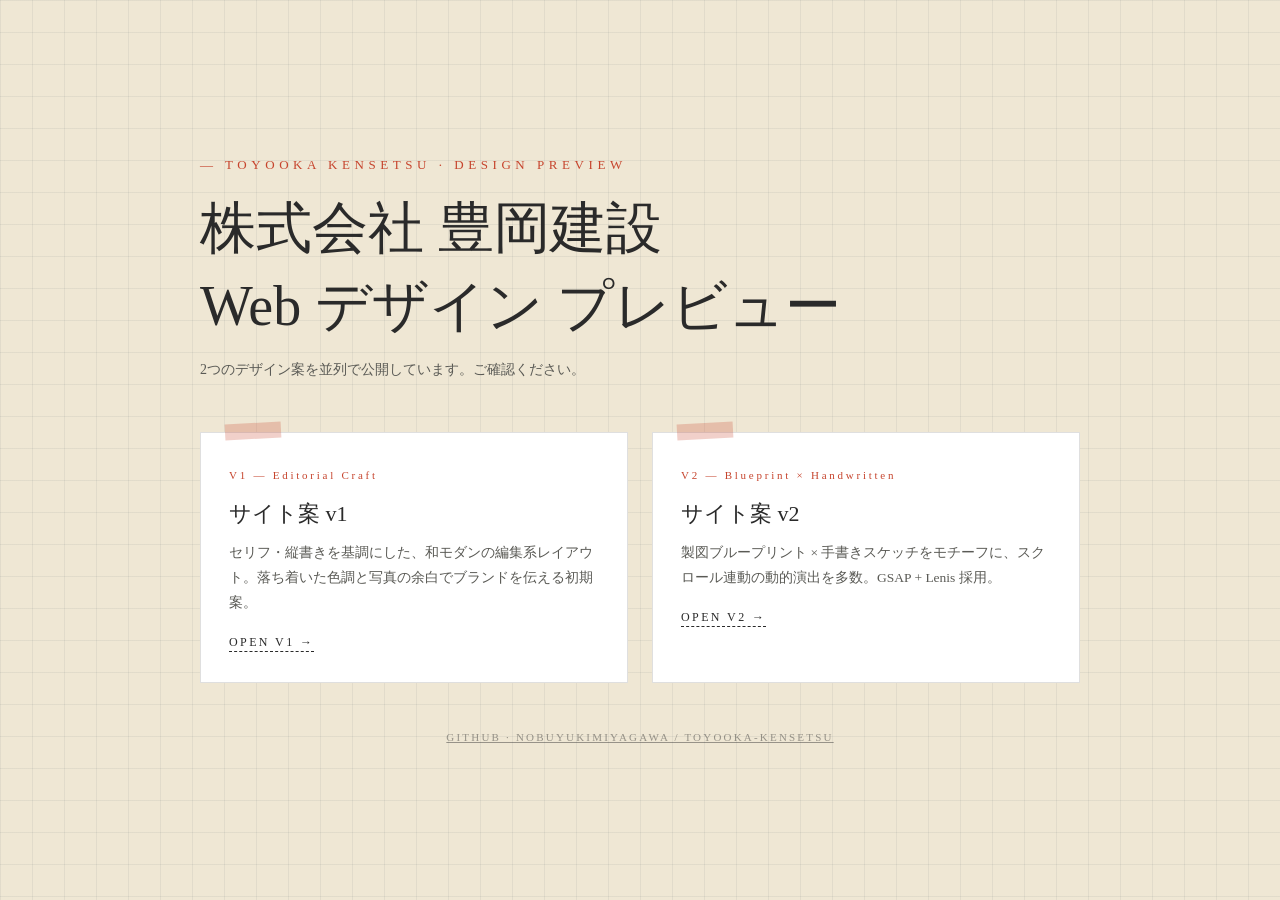
<file: index.html>
<!DOCTYPE html>
<html lang="ja">
<head>
<meta charset="UTF-8">
<meta name="viewport" content="width=device-width, initial-scale=1">
<title>豊岡建設 — プレビュー</title>
<style>
  :root {
    --paper:#efe7d4; --blueprint:#0f2d52; --ink:#2a2a2a; --red:#c6442d;
    --font-jp:"Klee One","Noto Serif JP",serif;
    --font-en:"Architects Daughter","Caveat",cursive;
  }
  * { box-sizing:border-box; }
  body {
    margin:0; min-height:100vh;
    font-family:var(--font-jp);
    background:var(--paper);
    color:var(--ink);
    display:grid;
    place-items:center;
    padding:48px 24px;
    background-image:
      linear-gradient(to right, rgba(70,80,100,.08) 1px, transparent 1px),
      linear-gradient(to bottom, rgba(70,80,100,.08) 1px, transparent 1px);
    background-size:32px 32px;
  }
  .wrap { max-width:880px; width:100%; }
  .eyebrow {
    font-family:var(--font-en);
    font-size:13px;
    letter-spacing:.35em;
    color:var(--red);
    text-transform:uppercase;
    margin:0 0 16px;
  }
  h1 {
    font-family:var(--font-jp);
    font-weight:500;
    font-size:clamp(32px, 5vw, 56px);
    line-height:1.4;
    margin:0 0 12px;
  }
  .sub { color:#5a5a55; margin:0 0 48px; line-height:1.9; font-size:14px; }
  .grid {
    display:grid;
    grid-template-columns:repeat(auto-fit, minmax(280px, 1fr));
    gap:24px;
  }
  a.card {
    display:block;
    text-decoration:none;
    color:inherit;
    background:#fff;
    border:1px solid rgba(42,42,42,.15);
    padding:32px 28px;
    transition:transform .25s ease, box-shadow .25s ease;
    position:relative;
  }
  a.card::before {
    content:"";
    position:absolute; top:-10px; left:24px;
    width:56px; height:16px;
    background:rgba(198,68,45,.25);
    transform:rotate(-3deg);
  }
  a.card:hover {
    transform:translateY(-4px);
    box-shadow:0 18px 36px -20px rgba(0,0,0,.35);
  }
  a.card .tag {
    font-family:var(--font-en);
    font-size:11px;
    letter-spacing:.25em;
    color:var(--red);
    margin:0 0 14px;
  }
  a.card h2 {
    font-family:var(--font-jp);
    font-weight:500;
    font-size:22px;
    margin:0 0 12px;
  }
  a.card p { font-size:13.5px; color:#5a5a55; line-height:1.85; margin:0 0 16px; }
  a.card .go {
    font-family:var(--font-en);
    font-size:12px;
    letter-spacing:.2em;
    border-bottom:1px dashed currentColor;
    padding-bottom:2px;
  }
  footer {
    margin-top:48px;
    font-family:var(--font-en);
    font-size:11px;
    letter-spacing:.2em;
    color:rgba(42,42,42,.45);
    text-align:center;
  }
  footer a { color:inherit; }
</style>
</head>
<body>
  <div class="wrap">
    <p class="eyebrow">— TOYOOKA KENSETSU · Design Preview</p>
    <h1>株式会社 豊岡建設<br>Web デザイン プレビュー</h1>
    <p class="sub">2つのデザイン案を並列で公開しています。ご確認ください。</p>

    <div class="grid">
      <a class="card" href="./site/index.html">
        <p class="tag">V1 — Editorial Craft</p>
        <h2>サイト案 v1</h2>
        <p>セリフ・縦書きを基調にした、和モダンの編集系レイアウト。落ち着いた色調と写真の余白でブランドを伝える初期案。</p>
        <span class="go">OPEN V1 →</span>
      </a>
      <a class="card" href="./site-v2/index.html">
        <p class="tag">V2 — Blueprint × Handwritten</p>
        <h2>サイト案 v2</h2>
        <p>製図ブループリント × 手書きスケッチをモチーフに、スクロール連動の動的演出を多数。GSAP + Lenis 採用。</p>
        <span class="go">OPEN V2 →</span>
      </a>
    </div>

    <footer>
      <a href="https://github.com/nobuyukimiyagawa/toyooka-kensetsu">GITHUB · NOBUYUKIMIYAGAWA / TOYOOKA-KENSETSU</a>
    </footer>
  </div>
</body>
</html>
</file>
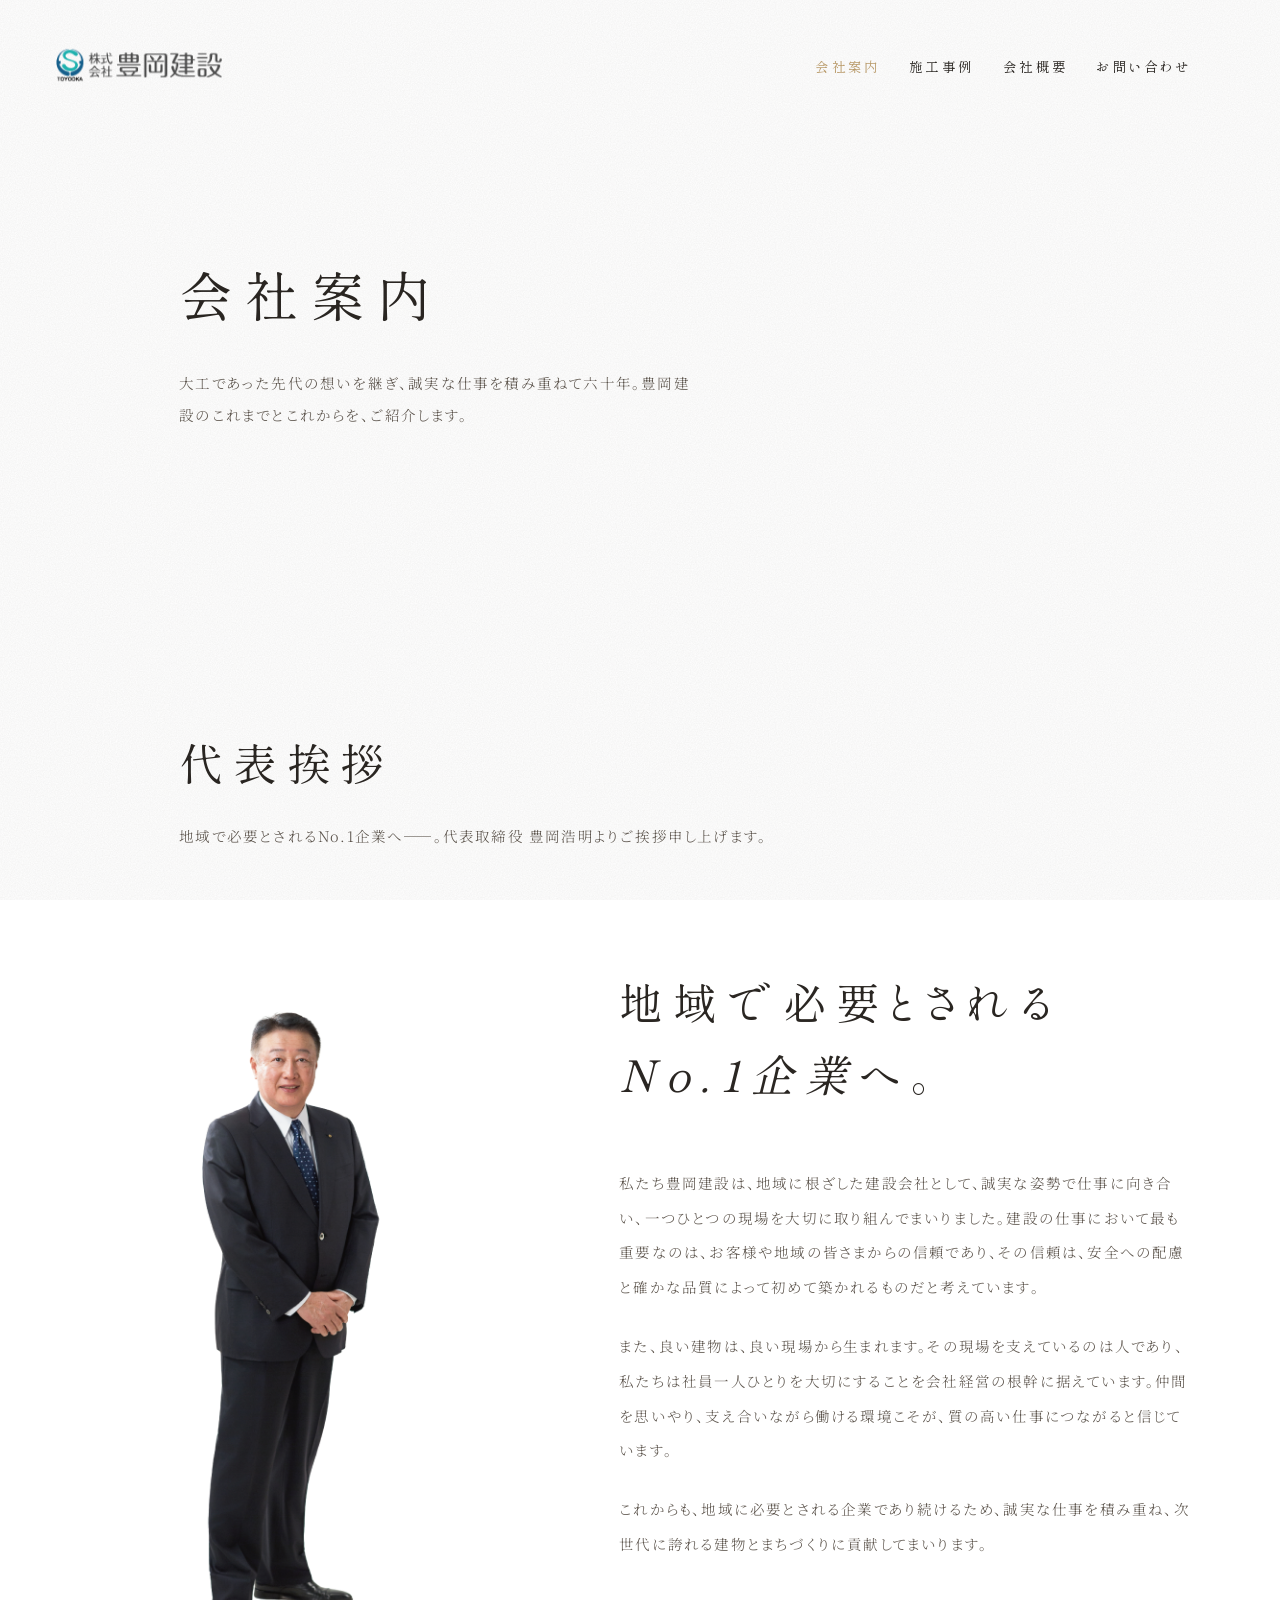
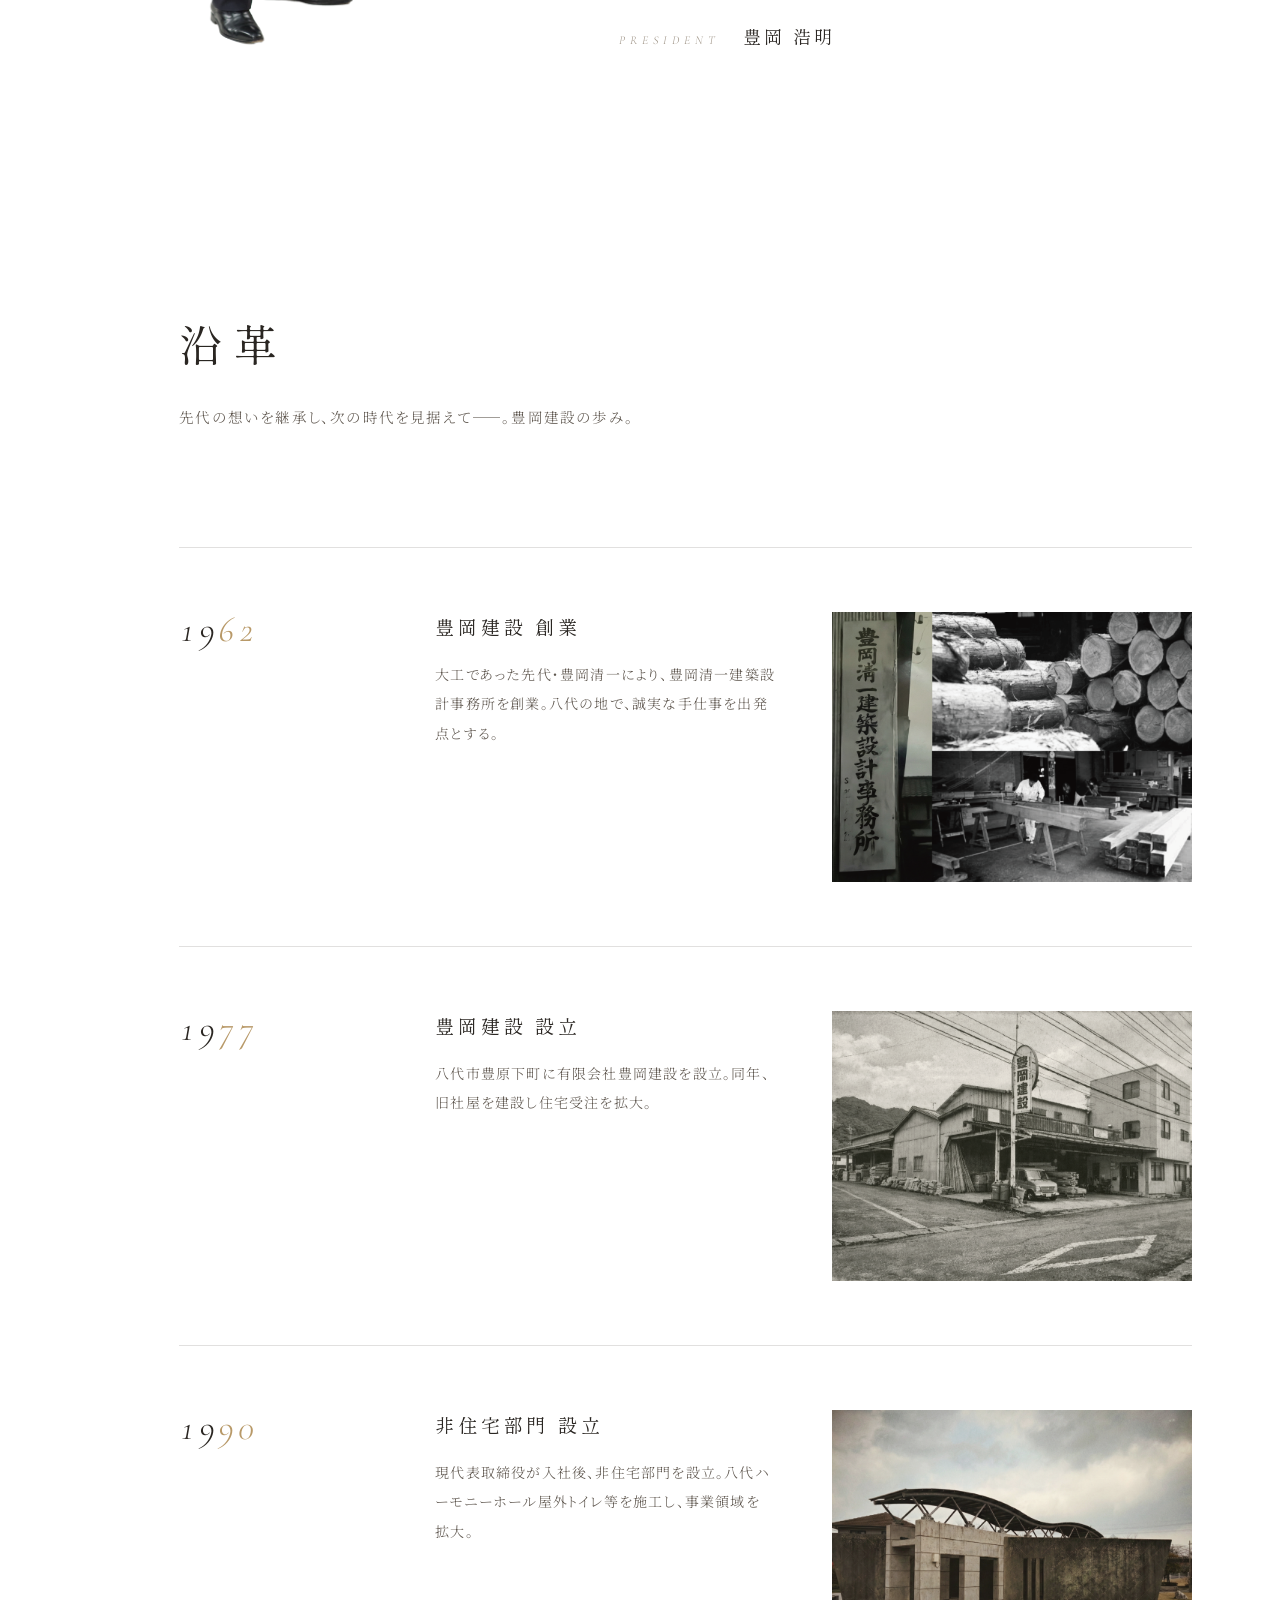
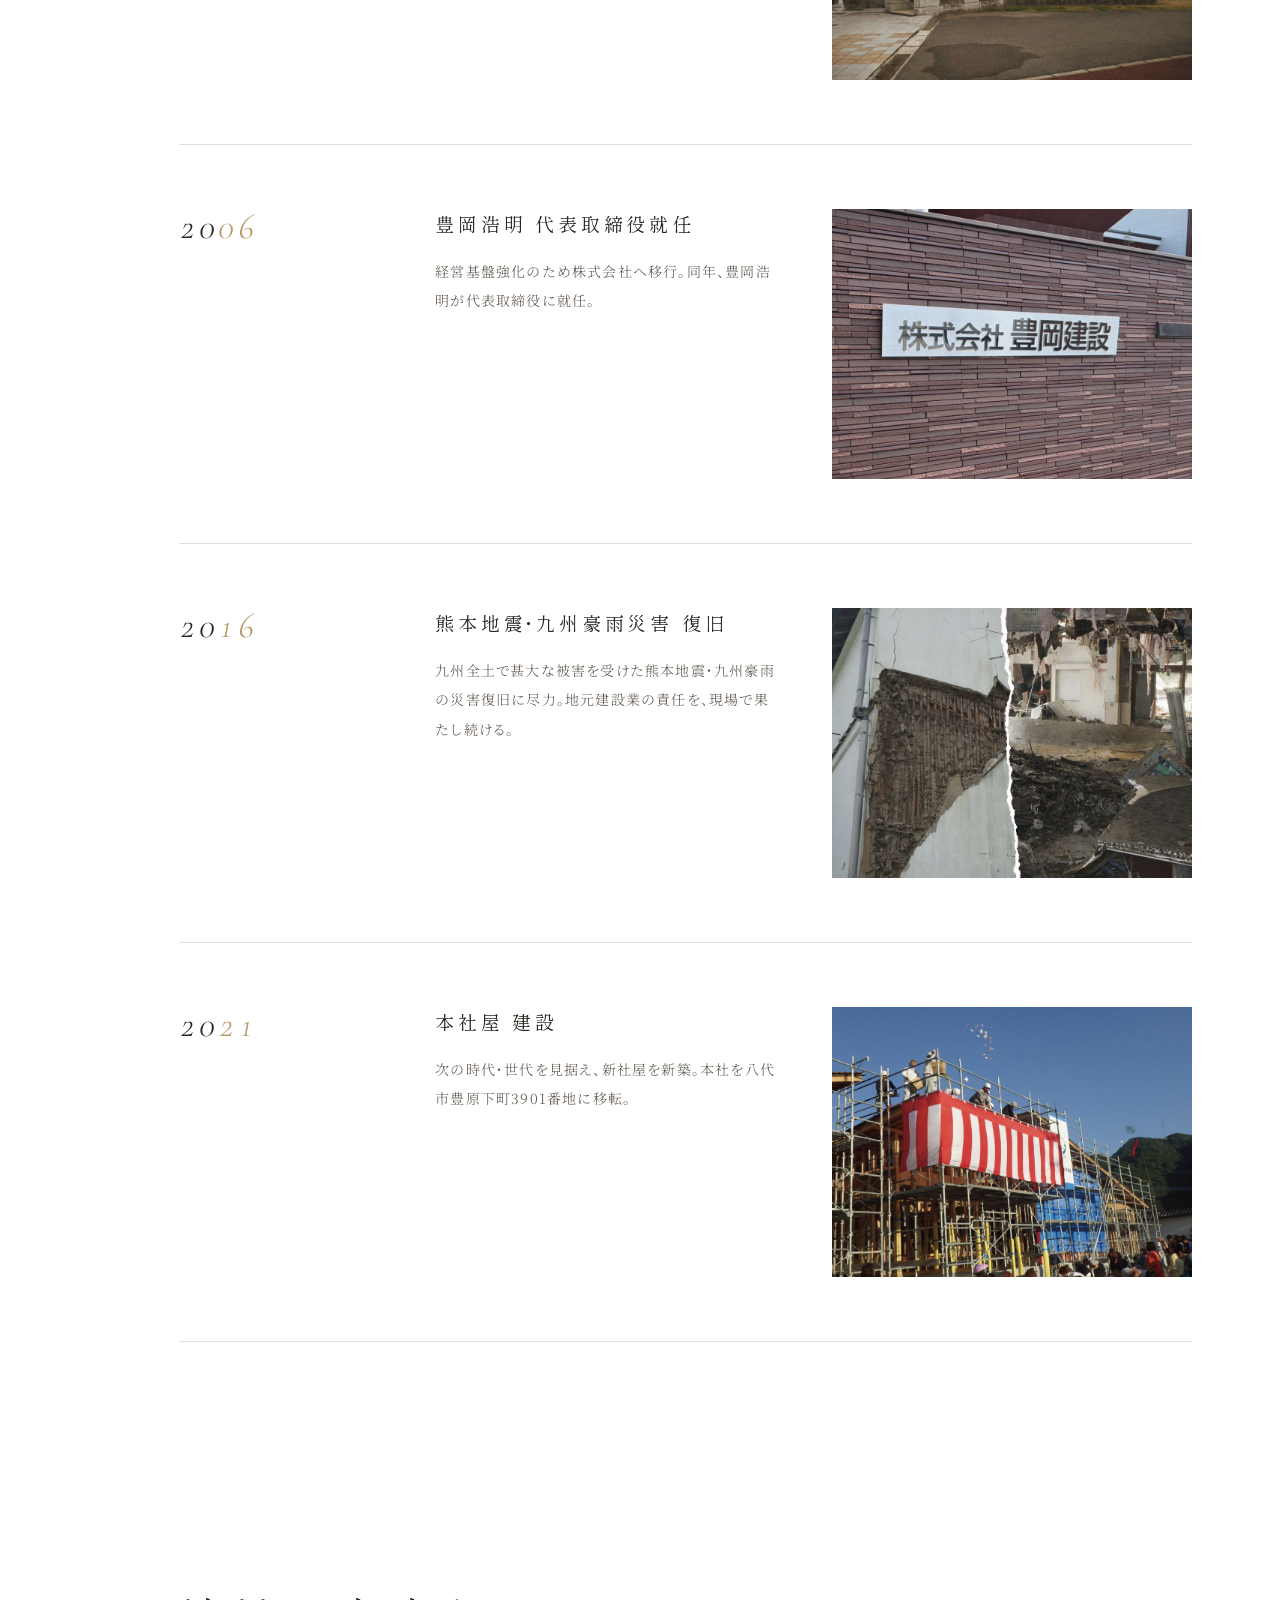
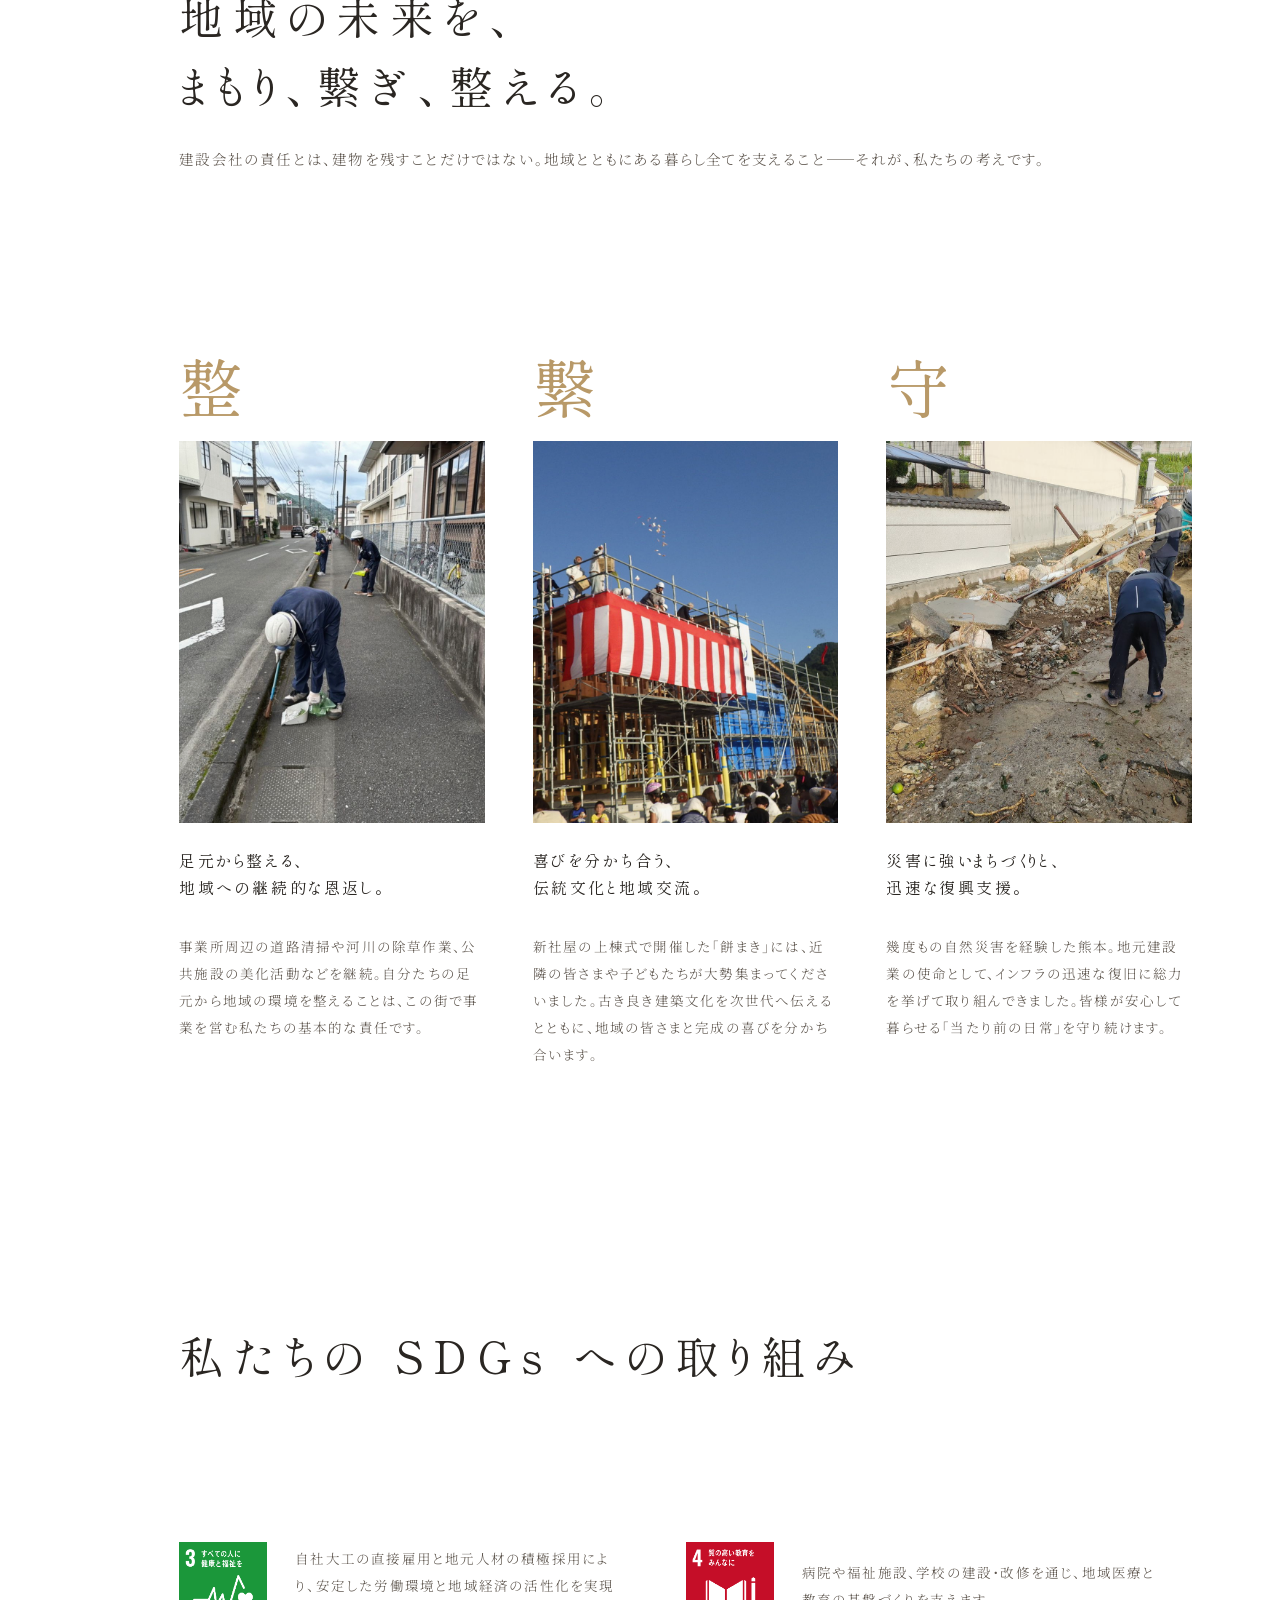
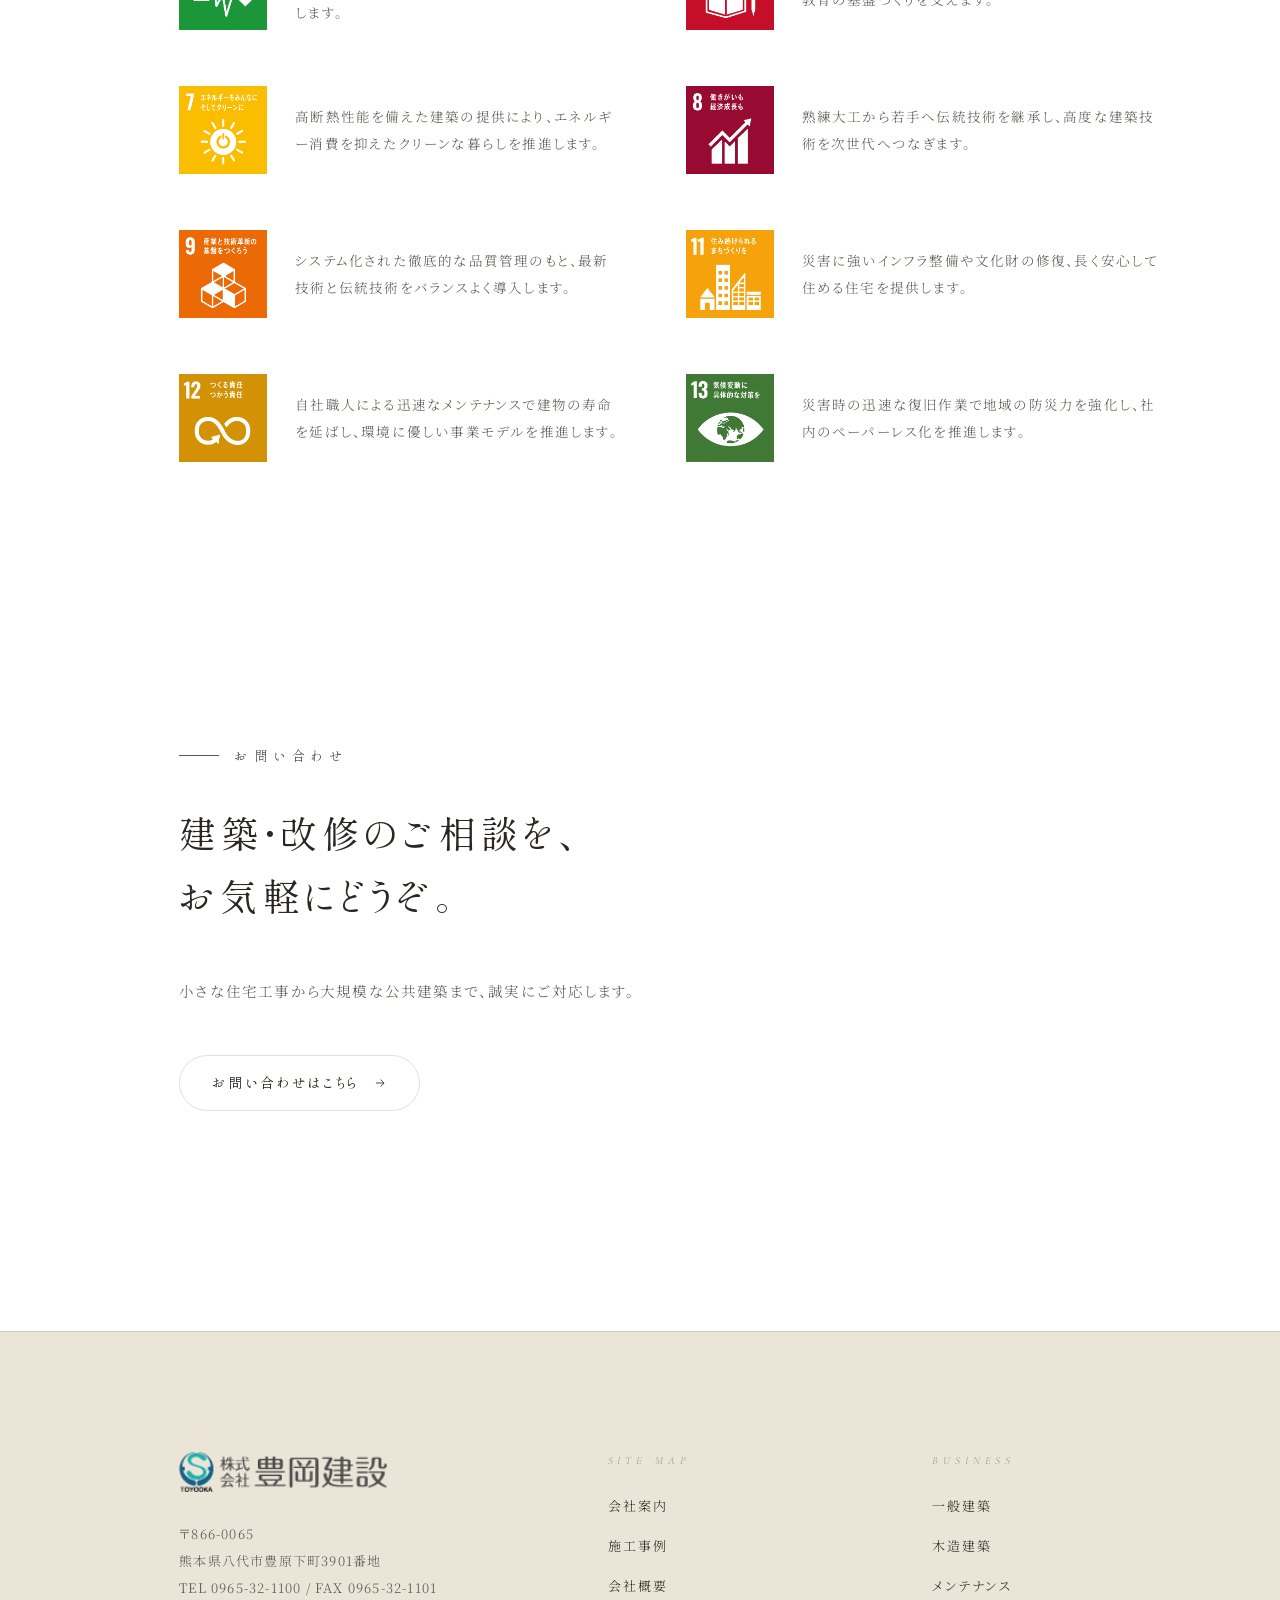
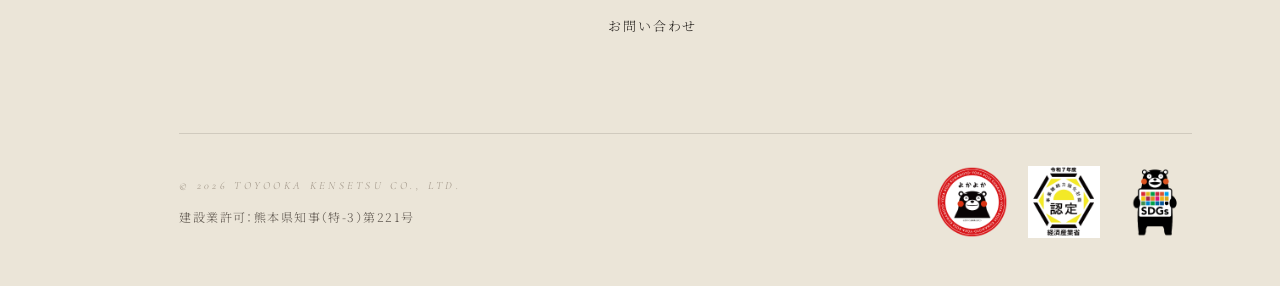
<file: site/about.html>
<!DOCTYPE html>
<html lang="ja" class="js">
<head>
<meta charset="UTF-8">
<meta name="viewport" content="width=device-width, initial-scale=1">
<title>会社案内｜株式会社 豊岡建設</title>
<meta name="description" content="株式会社豊岡建設の代表挨拶・沿革・社会貢献の取り組み。">
<link rel="preconnect" href="https://fonts.googleapis.com">
<link rel="preconnect" href="https://fonts.gstatic.com" crossorigin>
<link rel="stylesheet" href="https://fonts.googleapis.com/css2?family=Cormorant+Garamond:ital,wght@0,300;0,400;1,300;1,400&family=Noto+Serif+JP:wght@300;400;500&family=Shippori+Mincho+B1:wght@400;500&display=swap">
<link rel="stylesheet" href="assets/css/style.css">
</head>
<body>


<header class="site-header">
  <div class="site-header__inner">
    <div class="site-header__brand">
      <a href="index.html" class="site-logo" aria-label="株式会社 豊岡建設">
        <img src="assets/img/toyooka-kensetsu-logo.png" alt="株式会社 豊岡建設" class="site-logo__img">
      </a>
    </div>
    <button class="menu-toggle" aria-label="メニュー" aria-expanded="false">
      <span></span><span></span><span></span>
    </button>
    <div class="site-header__right">
      <nav class="site-nav">
        <ul>
          <li><a href="about.html" class="is-active">会社案内</a></li>
          <li><a href="projects.html">施工事例</a></li>
          <li><a href="company.html">会社概要</a></li>
          <li><a href="contact.html">お問い合わせ</a></li>
        </ul>
      </nav>
    </div>
  </div>
</header>

<main>
  <header class="page-head">
    <h1 class="page-head__title">会社案内</h1>
    <p class="page-head__sub">大工であった先代の想いを継ぎ、誠実な仕事を積み重ねて六十年。豊岡建設のこれまでとこれからを、ご紹介します。</p>
  </header>

  <!-- TOP MESSAGE -->
  <section class="section">
    <div class="section-head reveal">
      <div>
        <h2 class="section-head__title">代表挨拶</h2>
        <p class="section-head__lead">地域で必要とされるNo.1企業へ——。代表取締役 豊岡浩明よりご挨拶申し上げます。</p>
      </div>
    </div>

    <div class="message reveal">
      <div class="message__photo">
        <img src="assets/img/ceo.png" alt="代表取締役 豊岡 浩明">
      </div>
      <div class="message__copy">
        <h2>地域で必要とされる<br><em>No.1企業</em>へ。</h2>
        <div class="message__text">
          <p>私たち豊岡建設は、地域に根ざした建設会社として、誠実な姿勢で仕事に向き合い、一つひとつの現場を大切に取り組んでまいりました。建設の仕事において最も重要なのは、お客様や地域の皆さまからの信頼であり、その信頼は、安全への配慮と確かな品質によって初めて築かれるものだと考えています。</p>
          <p>また、良い建物は、良い現場から生まれます。その現場を支えているのは人であり、私たちは社員一人ひとりを大切にすることを会社経営の根幹に据えています。仲間を思いやり、支え合いながら働ける環境こそが、質の高い仕事につながると信じています。</p>
          <p>これからも、地域に必要とされる企業であり続けるため、誠実な仕事を積み重ね、次世代に誇れる建物とまちづくりに貢献してまいります。</p>
        </div>
        <p class="message__sign">
          <em>President</em>
          <strong>豊岡 浩明</strong>
        </p>
      </div>
    </div>
  </section>

  <!-- HISTORY -->
  <section class="section section--cream">
    <div class="section-head reveal">
      <div>
        <h2 class="section-head__title">沿革</h2>
        <p class="section-head__lead">先代の想いを継承し、次の時代を見据えて——。豊岡建設の歩み。</p>
      </div>
    </div>

    <ol class="timeline reveal">
      <li class="timeline__item">
        <div class="timeline__year">19<span>62</span></div>
        <div class="timeline__body">
          <h3>豊岡建設 創業</h3>
          <p>大工であった先代・豊岡清一により、豊岡清一建築設計事務所を創業。八代の地で、誠実な手仕事を出発点とする。</p>
        </div>
        <div class="timeline__img"><img src="assets/img/history/1962.png" alt="創業当時の作業場" loading="lazy"></div>
      </li>
      <li class="timeline__item">
        <div class="timeline__year">19<span>77</span></div>
        <div class="timeline__body">
          <h3>豊岡建設 設立</h3>
          <p>八代市豊原下町に有限会社豊岡建設を設立。同年、旧社屋を建設し住宅受注を拡大。</p>
        </div>
        <div class="timeline__img"><img src="assets/img/history/1977.png" alt="旧社屋" loading="lazy"></div>
      </li>
      <li class="timeline__item">
        <div class="timeline__year">19<span>90</span></div>
        <div class="timeline__body">
          <h3>非住宅部門 設立</h3>
          <p>現代表取締役が入社後、非住宅部門を設立。八代ハーモニーホール屋外トイレ等を施工し、事業領域を拡大。</p>
        </div>
        <div class="timeline__img"><img src="assets/img/history/1990.png" alt="非住宅部門 設立当時" loading="lazy"></div>
      </li>
      <li class="timeline__item">
        <div class="timeline__year">20<span>06</span></div>
        <div class="timeline__body">
          <h3>豊岡浩明 代表取締役就任</h3>
          <p>経営基盤強化のため株式会社へ移行。同年、豊岡浩明が代表取締役に就任。</p>
        </div>
        <div class="timeline__img"><img src="assets/img/history/2006.png" alt="代表取締役就任当時" loading="lazy"></div>
      </li>
      <li class="timeline__item">
        <div class="timeline__year">20<span>16</span></div>
        <div class="timeline__body">
          <h3>熊本地震・九州豪雨災害 復旧</h3>
          <p>九州全土で甚大な被害を受けた熊本地震・九州豪雨の災害復旧に尽力。地元建設業の責任を、現場で果たし続ける。</p>
        </div>
        <div class="timeline__img"><img src="assets/img/history/2016-2020.png" alt="災害復旧" loading="lazy"></div>
      </li>
      <li class="timeline__item">
        <div class="timeline__year">20<span>21</span></div>
        <div class="timeline__body">
          <h3>本社屋 建設</h3>
          <p>次の時代・世代を見据え、新社屋を新築。本社を八代市豊原下町3901番地に移転。</p>
        </div>
        <div class="timeline__img"><img src="assets/img/history/2021.png" alt="現在の本社屋" loading="lazy"></div>
      </li>
    </ol>
  </section>

  <!-- CSR -->
  <section class="section">
    <div class="section-head reveal">
      <div>
        <h2 class="section-head__title">地域の未来を、<br>まもり、繋ぎ、整える。</h2>
        <p class="section-head__lead">建設会社の責任とは、建物を残すことだけではない。地域とともにある暮らし全てを支えること——それが、私たちの考えです。</p>
      </div>
    </div>

    <div class="csr-grid reveal">
      <article class="csr-card">
        <p class="csr-card__kanji">整</p>
        <div class="csr-card__img"><img src="assets/img/csr/clean.jpg" alt="地域清掃活動"></div>
        <h3 class="csr-card__title">足元から整える、<br>地域への継続的な恩返し。</h3>
        <p class="csr-card__text">事業所周辺の道路清掃や河川の除草作業、公共施設の美化活動などを継続。自分たちの足元から地域の環境を整えることは、この街で事業を営む私たちの基本的な責任です。</p>
      </article>
      <article class="csr-card">
        <p class="csr-card__kanji">繋</p>
        <div class="csr-card__img"><img src="assets/img/csr/mochimaki.jpg" alt="新社屋上棟式 餅まき"></div>
        <h3 class="csr-card__title">喜びを分かち合う、<br>伝統文化と地域交流。</h3>
        <p class="csr-card__text">新社屋の上棟式で開催した「餅まき」には、近隣の皆さまや子どもたちが大勢集まってくださいました。古き良き建築文化を次世代へ伝えるとともに、地域の皆さまと完成の喜びを分かち合います。</p>
      </article>
      <article class="csr-card">
        <p class="csr-card__kanji">守</p>
        <div class="csr-card__img"><img src="assets/img/csr/disaster.jpg" alt="災害復旧活動"></div>
        <h3 class="csr-card__title">災害に強いまちづくりと、<br>迅速な復興支援。</h3>
        <p class="csr-card__text">幾度もの自然災害を経験した熊本。地元建設業の使命として、インフラの迅速な復旧に総力を挙げて取り組んできました。皆様が安心して暮らせる「当たり前の日常」を守り続けます。</p>
      </article>
    </div>

  </section>

  <!-- SDGs -->
  <section class="section">
    <div class="section-head reveal">
      <div>
        <h2 class="section-head__title">私たちの SDGs への取り組み</h2>
      </div>
    </div>

    <div class="reveal">
      <ul class="sdgs-list">
        <li class="sdgs-item"><div class="sdgs-item__icon"><img src="assets/img/csr/sdg_icon_03_ja_2.png" alt="SDGs目標3 すべての人に健康と福祉を" loading="lazy"></div><div>自社大工の直接雇用と地元人材の積極採用により、安定した労働環境と地域経済の活性化を実現します。</div></li>
        <li class="sdgs-item"><div class="sdgs-item__icon"><img src="assets/img/csr/sdg_icon_04_ja_2.png" alt="SDGs目標4 質の高い教育をみんなに" loading="lazy"></div><div>病院や福祉施設、学校の建設・改修を通じ、地域医療と教育の基盤づくりを支えます。</div></li>
        <li class="sdgs-item"><div class="sdgs-item__icon"><img src="assets/img/csr/sdg_icon_07_ja_2.png" alt="SDGs目標7 エネルギーをみんなにそしてクリーンに" loading="lazy"></div><div>高断熱性能を備えた建築の提供により、エネルギー消費を抑えたクリーンな暮らしを推進します。</div></li>
        <li class="sdgs-item"><div class="sdgs-item__icon"><img src="assets/img/csr/sdg_icon_08_ja_2.png" alt="SDGs目標8 働きがいも経済成長も" loading="lazy"></div><div>熟練大工から若手へ伝統技術を継承し、高度な建築技術を次世代へつなぎます。</div></li>
        <li class="sdgs-item"><div class="sdgs-item__icon"><img src="assets/img/csr/sdg_icon_09_ja_2.png" alt="SDGs目標9 産業と技術革新の基盤をつくろう" loading="lazy"></div><div>システム化された徹底的な品質管理のもと、最新技術と伝統技術をバランスよく導入します。</div></li>
        <li class="sdgs-item"><div class="sdgs-item__icon"><img src="assets/img/csr/sdg_icon_11_ja_2.png" alt="SDGs目標11 住み続けられるまちづくりを" loading="lazy"></div><div>災害に強いインフラ整備や文化財の修復、長く安心して住める住宅を提供します。</div></li>
        <li class="sdgs-item"><div class="sdgs-item__icon"><img src="assets/img/csr/sdg_icon_12_ja_2.png" alt="SDGs目標12 つくる責任つかう責任" loading="lazy"></div><div>自社職人による迅速なメンテナンスで建物の寿命を延ばし、環境に優しい事業モデルを推進します。</div></li>
        <li class="sdgs-item"><div class="sdgs-item__icon"><img src="assets/img/csr/sdg_icon_13_ja_2.png" alt="SDGs目標13 気候変動に具体的な対策を" loading="lazy"></div><div>災害時の迅速な復旧作業で地域の防災力を強化し、社内のペーパーレス化を推進します。</div></li>
      </ul>
    </div>
  </section>

  <!-- CONTACT -->
  <section class="section">
    <div class="section-head reveal">
      <div>
        <p class="craft__eyebrow">お問い合わせ</p>
        <h2 class="craft__title">
          <span>建築・改修のご相談を、</span>
          <span>お気軽にどうぞ。</span>
        </h2>
        <p class="section-head__lead">小さな住宅工事から大規模な公共建築まで、誠実にご対応します。</p>
        <div class="contact-cta__buttons">
          <a href="contact.html" class="craft__works-link">
            お問い合わせはこちら
            <svg viewBox="0 0 24 24" width="14" height="14" aria-hidden="true"><path d="M5 12h14M13 6l6 6-6 6" fill="none" stroke="currentColor" stroke-width="1.4"/></svg>
          </a>
        </div>
      </div>
    </div>
  </section>
</main>

<footer class="site-footer">
  <div class="footer-grid">
    <div>
      <a href="index.html" class="footer__logo"><img src="assets/img/toyooka-kensetsu-logo.png" alt="豊岡建設"></a>
      <p class="footer__addr">
        〒866-0065<br>
        熊本県八代市豊原下町3901番地<br>
        TEL 0965-32-1100 / FAX 0965-32-1101
      </p>
    </div>
    <div class="footer__col">
      <h4>Site Map</h4>
      <ul>
        <li><a href="about.html">会社案内</a></li>
        <li><a href="projects.html">施工事例</a></li>
        <li><a href="company.html">会社概要</a></li>
        <li><a href="contact.html">お問い合わせ</a></li>
      </ul>
    </div>
    <div class="footer__col">
      <h4>Business</h4>
      <ul>
        <li>一般建築</li>
        <li>木造建築</li>
        <li>メンテナンス</li>
      </ul>
    </div>
  </div>
  <div class="footer-bottom">
    <div class="footer-bottom__text">
      <p>&copy; 2026 Toyooka Kensetsu Co., Ltd.</p>
      <p class="footer-bottom__licence">建設業許可：熊本県知事（特-3）第221号</p>
    </div>
    <div class="footer-bottom__certs">
      <img class="footer-bottom__cert" src="assets/img/kumamon_yokayoka.png" alt="よかよか くまもと">
      <img class="footer-bottom__cert" src="assets/img/keisansho.png" alt="令和7年度 事業継続力強化計画 認定（経済産業省）">
      <img class="footer-bottom__cert" src="assets/img/sdgd_kumamon.png" alt="熊本県SDGs登録事業者">
    </div>
  </div>
</footer>

<script src="assets/js/main.js?v=2"></script>
</body>
</html>
</file>
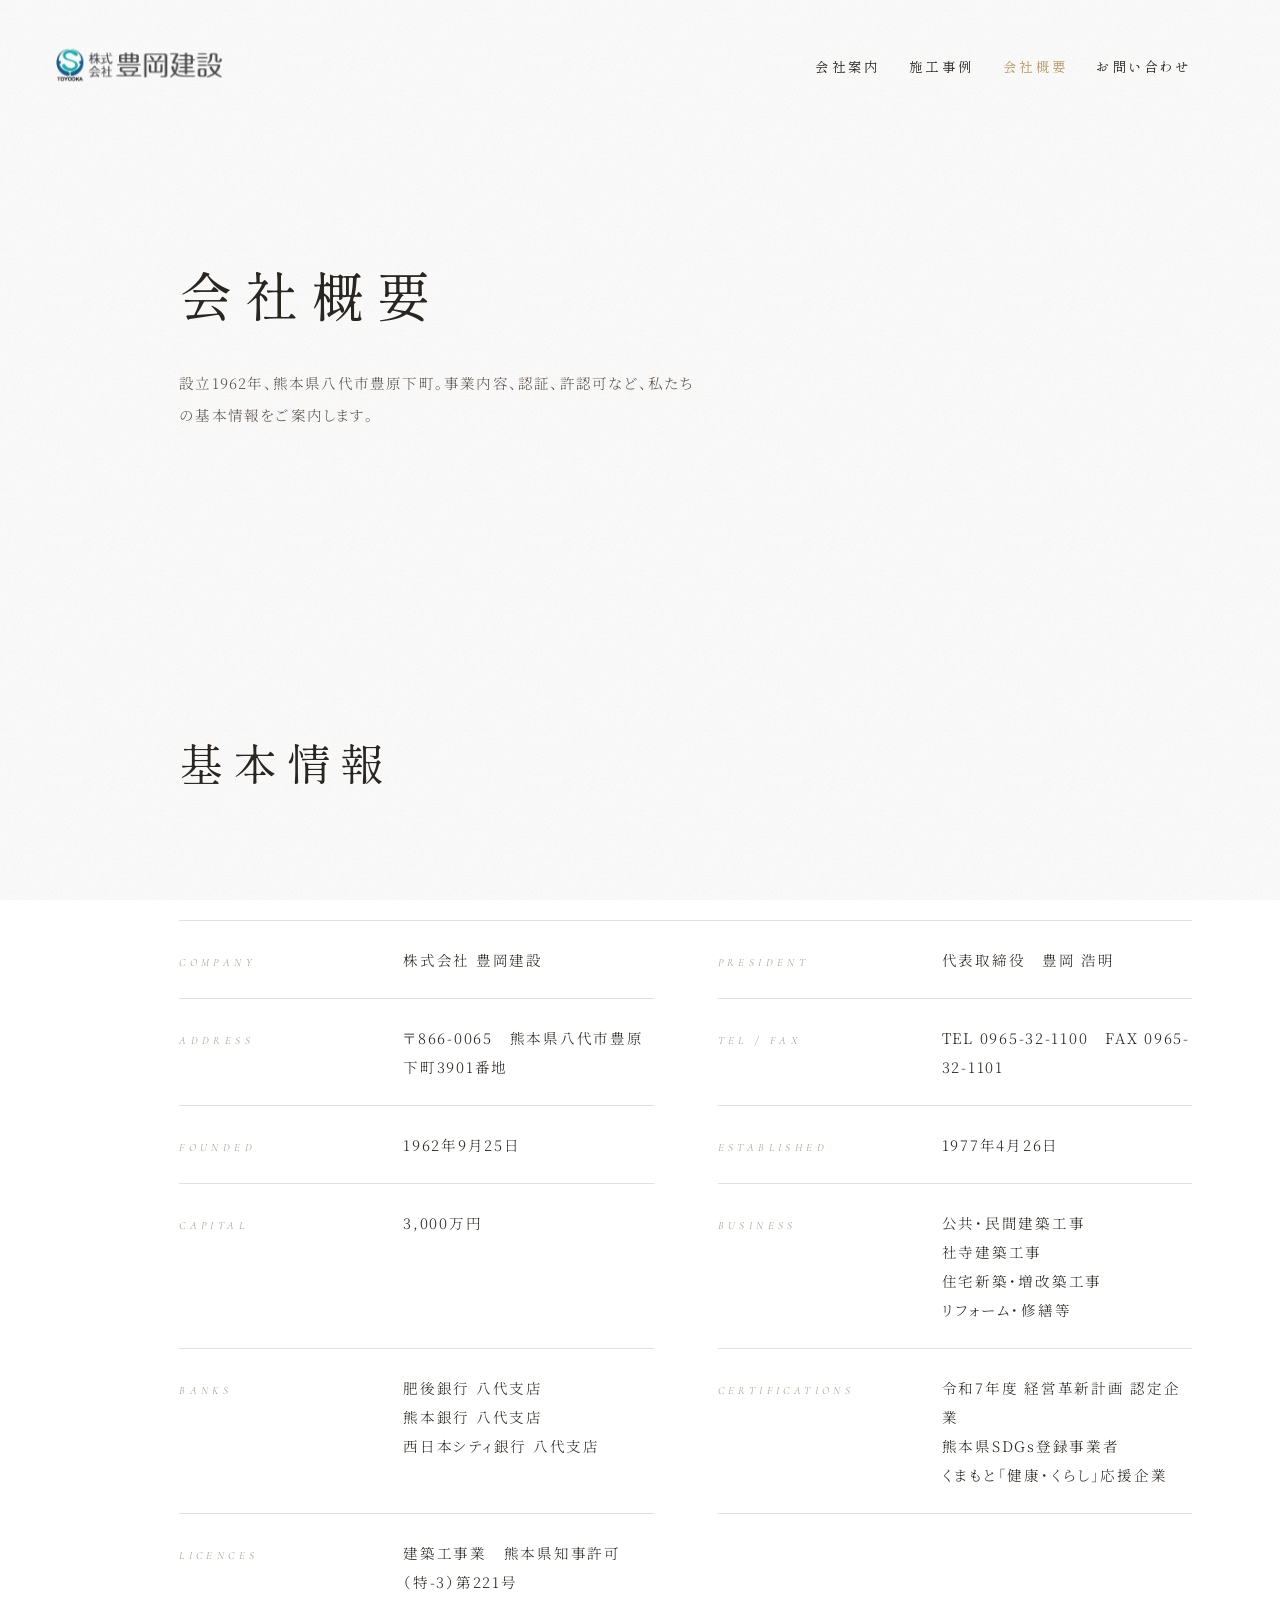
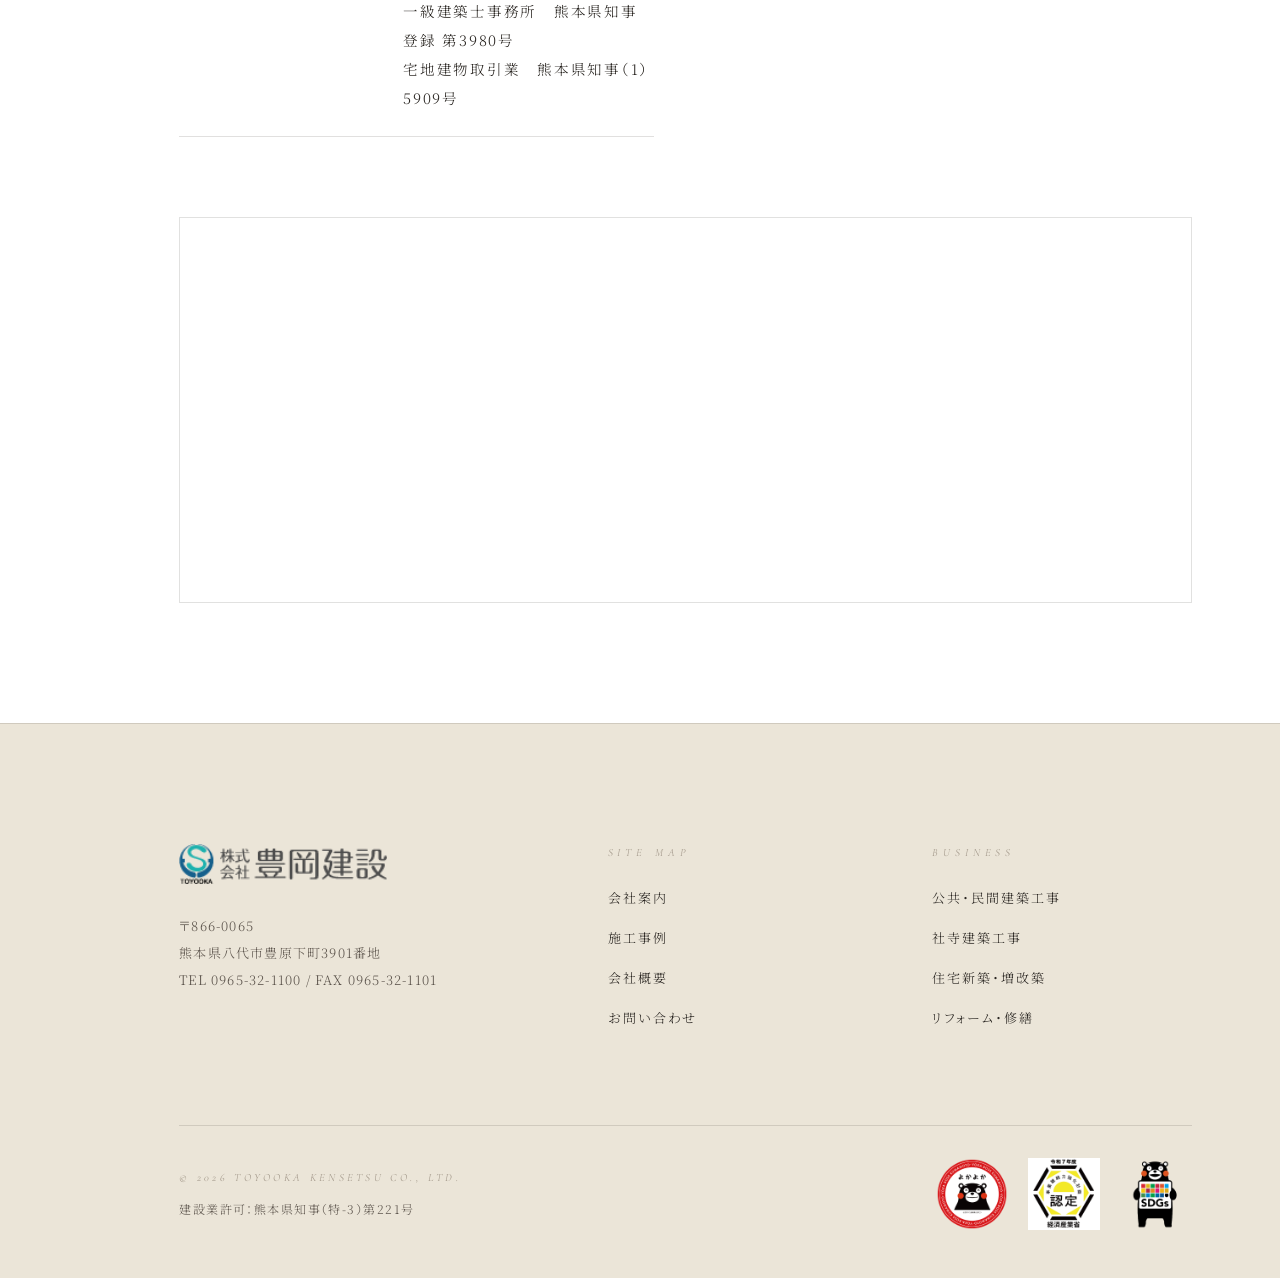
<file: site/company.html>
<!DOCTYPE html>
<html lang="ja" class="js">
<head>
<meta charset="UTF-8">
<meta name="viewport" content="width=device-width, initial-scale=1">
<title>会社概要｜株式会社 豊岡建設</title>
<meta name="description" content="株式会社豊岡建設の会社概要、所在地、各種許認可をご案内します。">
<link rel="preconnect" href="https://fonts.googleapis.com">
<link rel="preconnect" href="https://fonts.gstatic.com" crossorigin>
<link rel="stylesheet" href="https://fonts.googleapis.com/css2?family=Cormorant+Garamond:ital,wght@0,300;0,400;1,300;1,400&family=Noto+Serif+JP:wght@300;400;500&family=Shippori+Mincho+B1:wght@400;500&display=swap">
<link rel="stylesheet" href="assets/css/style.css">
</head>
<body>


<header class="site-header">
  <div class="site-header__inner">
    <div class="site-header__brand">
      <a href="index.html" class="site-logo" aria-label="株式会社 豊岡建設">
        <img src="assets/img/toyooka-kensetsu-logo.png" alt="株式会社 豊岡建設" class="site-logo__img">
      </a>
    </div>
    <button class="menu-toggle" aria-label="メニュー" aria-expanded="false">
      <span></span><span></span><span></span>
    </button>
    <div class="site-header__right">
      <nav class="site-nav">
        <ul>
          <li><a href="about.html">会社案内</a></li>
          <li><a href="projects.html">施工事例</a></li>
          <li><a href="company.html" class="is-active">会社概要</a></li>
          <li><a href="contact.html">お問い合わせ</a></li>
        </ul>
      </nav>
    </div>
  </div>
</header>

<main>
  <header class="page-head">
    <h1 class="page-head__title">会社概要</h1>
    <p class="page-head__sub">設立1962年、熊本県八代市豊原下町。事業内容、認証、許認可など、私たちの基本情報をご案内します。</p>
  </header>

  <section class="section">
    <div class="section-head reveal">
      <div>
        <h2 class="section-head__title">基本情報</h2>
      </div>
    </div>

    <dl class="colophon reveal">
      <div class="colophon__row"><dt class="colophon__label">Company</dt><dd class="colophon__value">株式会社 豊岡建設</dd></div>
      <div class="colophon__row"><dt class="colophon__label">President</dt><dd class="colophon__value">代表取締役　豊岡 浩明</dd></div>
      <div class="colophon__row"><dt class="colophon__label">Address</dt><dd class="colophon__value">〒866-0065　熊本県八代市豊原下町3901番地</dd></div>
      <div class="colophon__row"><dt class="colophon__label">Tel / Fax</dt><dd class="colophon__value">TEL 0965-32-1100　FAX 0965-32-1101</dd></div>
      <div class="colophon__row"><dt class="colophon__label">Founded</dt><dd class="colophon__value">1962年9月25日</dd></div>
      <div class="colophon__row"><dt class="colophon__label">Established</dt><dd class="colophon__value">1977年4月26日</dd></div>
      <div class="colophon__row"><dt class="colophon__label">Capital</dt><dd class="colophon__value">3,000万円</dd></div>
      <div class="colophon__row"><dt class="colophon__label">Business</dt><dd class="colophon__value">公共・民間建築工事<br>社寺建築工事<br>住宅新築・増改築工事<br>リフォーム・修繕等</dd></div>
      <div class="colophon__row"><dt class="colophon__label">Banks</dt><dd class="colophon__value">肥後銀行 八代支店<br>熊本銀行 八代支店<br>西日本シティ銀行 八代支店</dd></div>
      <div class="colophon__row"><dt class="colophon__label">Certifications</dt><dd class="colophon__value">令和7年度 経営革新計画 認定企業<br>熊本県SDGs登録事業者<br>くまもと「健康・くらし」応援企業</dd></div>
      <div class="colophon__row"><dt class="colophon__label">Licences</dt><dd class="colophon__value">建築工事業　熊本県知事許可（特-3）第221号<br>一級建築士事務所　熊本県知事登録 第3980号<br>宅地建物取引業　熊本県知事（1）5909号</dd></div>
    </dl>

    <div class="map-wrap reveal">
      <iframe loading="lazy" referrerpolicy="no-referrer-when-downgrade"
        src="https://www.google.com/maps?q=%E7%86%8A%E6%9C%AC%E7%9C%8C%E5%85%AB%E4%BB%A3%E5%B8%82%E8%B1%8A%E5%8E%9F%E4%B8%8B%E7%94%BA3901&output=embed">
      </iframe>
    </div>
  </section>

</main>

<footer class="site-footer">
  <div class="footer-grid">
    <div>
      <a href="index.html" class="footer__logo"><img src="assets/img/toyooka-kensetsu-logo.png" alt="豊岡建設"></a>
      <p class="footer__addr">
        〒866-0065<br>
        熊本県八代市豊原下町3901番地<br>
        TEL 0965-32-1100 / FAX 0965-32-1101
      </p>
    </div>
    <div class="footer__col">
      <h4>Site Map</h4>
      <ul>
        <li><a href="about.html">会社案内</a></li>
        <li><a href="projects.html">施工事例</a></li>
        <li><a href="company.html">会社概要</a></li>
        <li><a href="contact.html">お問い合わせ</a></li>
      </ul>
    </div>
    <div class="footer__col">
      <h4>Business</h4>
      <ul>
        <li>公共・民間建築工事</li>
        <li>社寺建築工事</li>
        <li>住宅新築・増改築</li>
        <li>リフォーム・修繕</li>
      </ul>
    </div>
  </div>
  <div class="footer-bottom">
    <div class="footer-bottom__text">
      <p>&copy; 2026 Toyooka Kensetsu Co., Ltd.</p>
      <p class="footer-bottom__licence">建設業許可：熊本県知事（特-3）第221号</p>
    </div>
    <div class="footer-bottom__certs">
      <img class="footer-bottom__cert" src="assets/img/kumamon_yokayoka.png" alt="よかよか くまもと">
      <img class="footer-bottom__cert" src="assets/img/keisansho.png" alt="令和7年度 事業継続力強化計画 認定（経済産業省）">
      <img class="footer-bottom__cert" src="assets/img/sdgd_kumamon.png" alt="熊本県SDGs登録事業者">
    </div>
  </div>
</footer>

<script src="assets/js/main.js?v=4"></script>
</body>
</html>
</file>
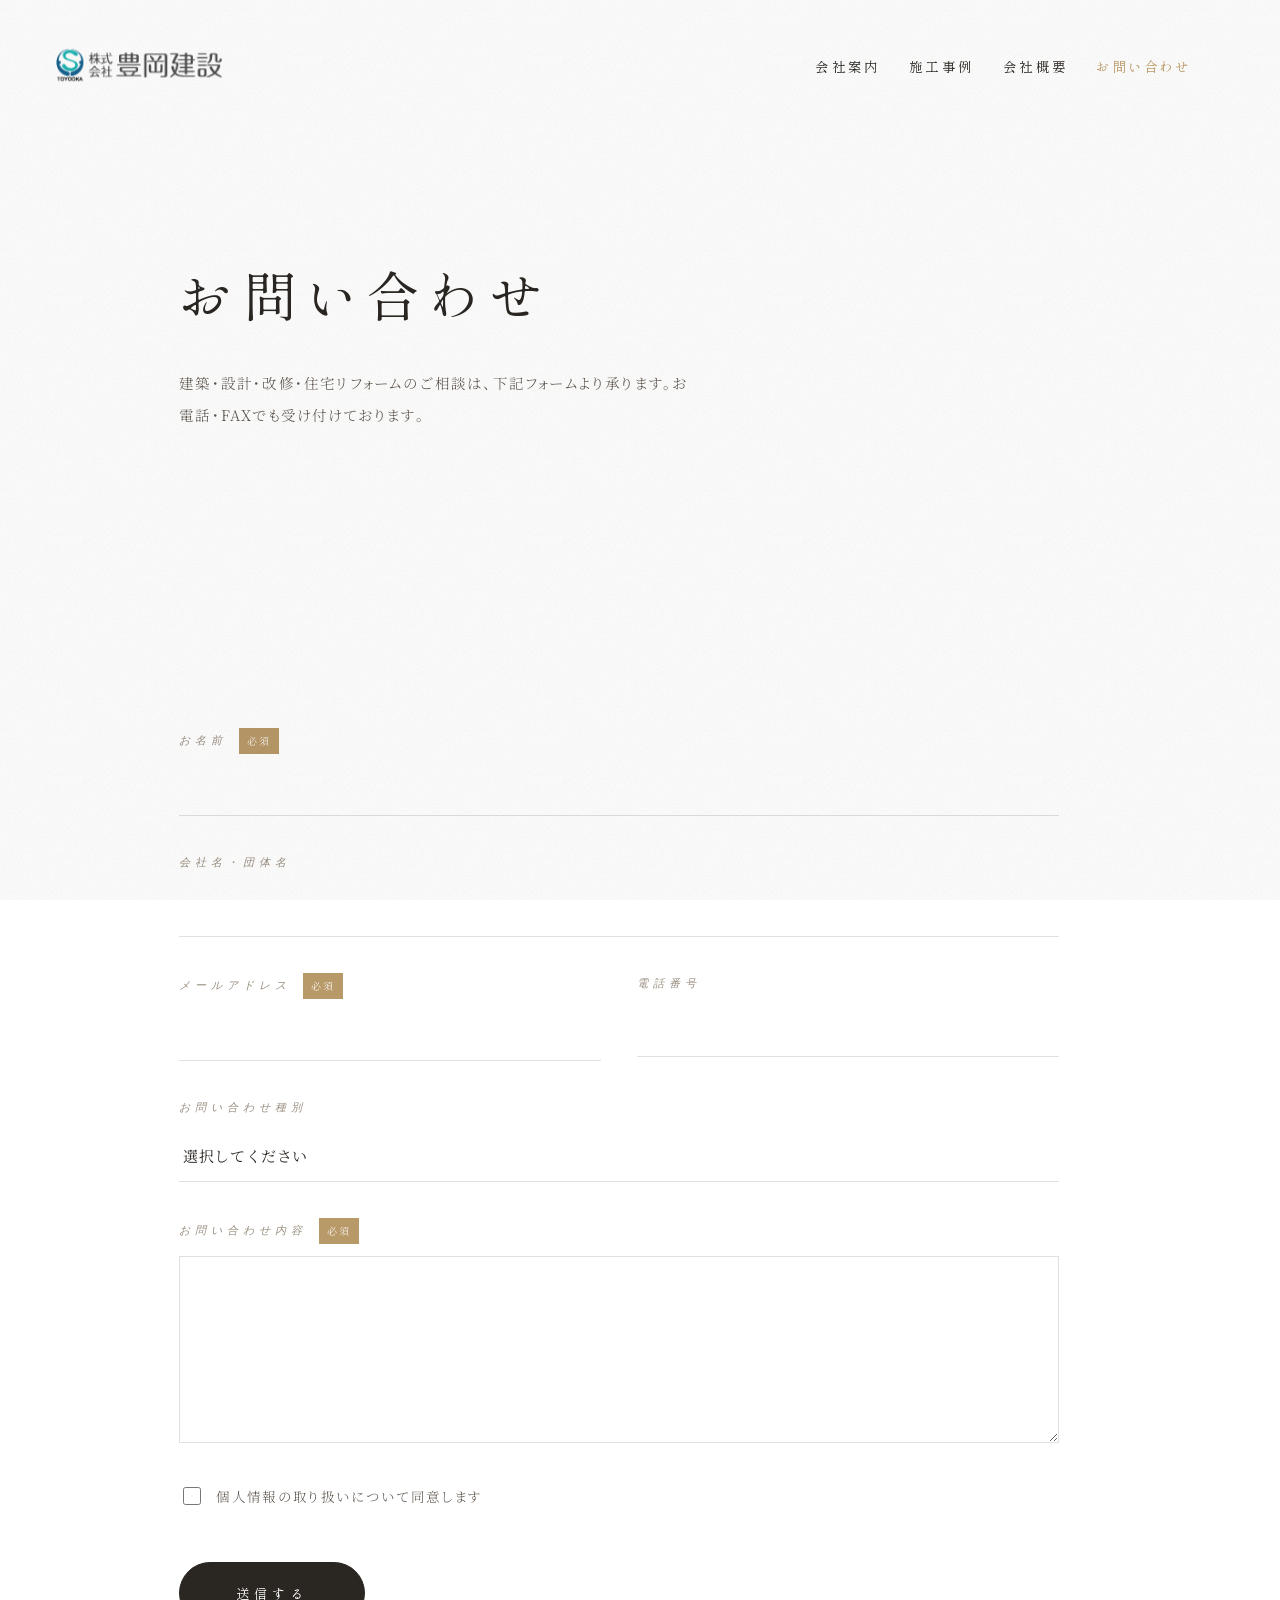
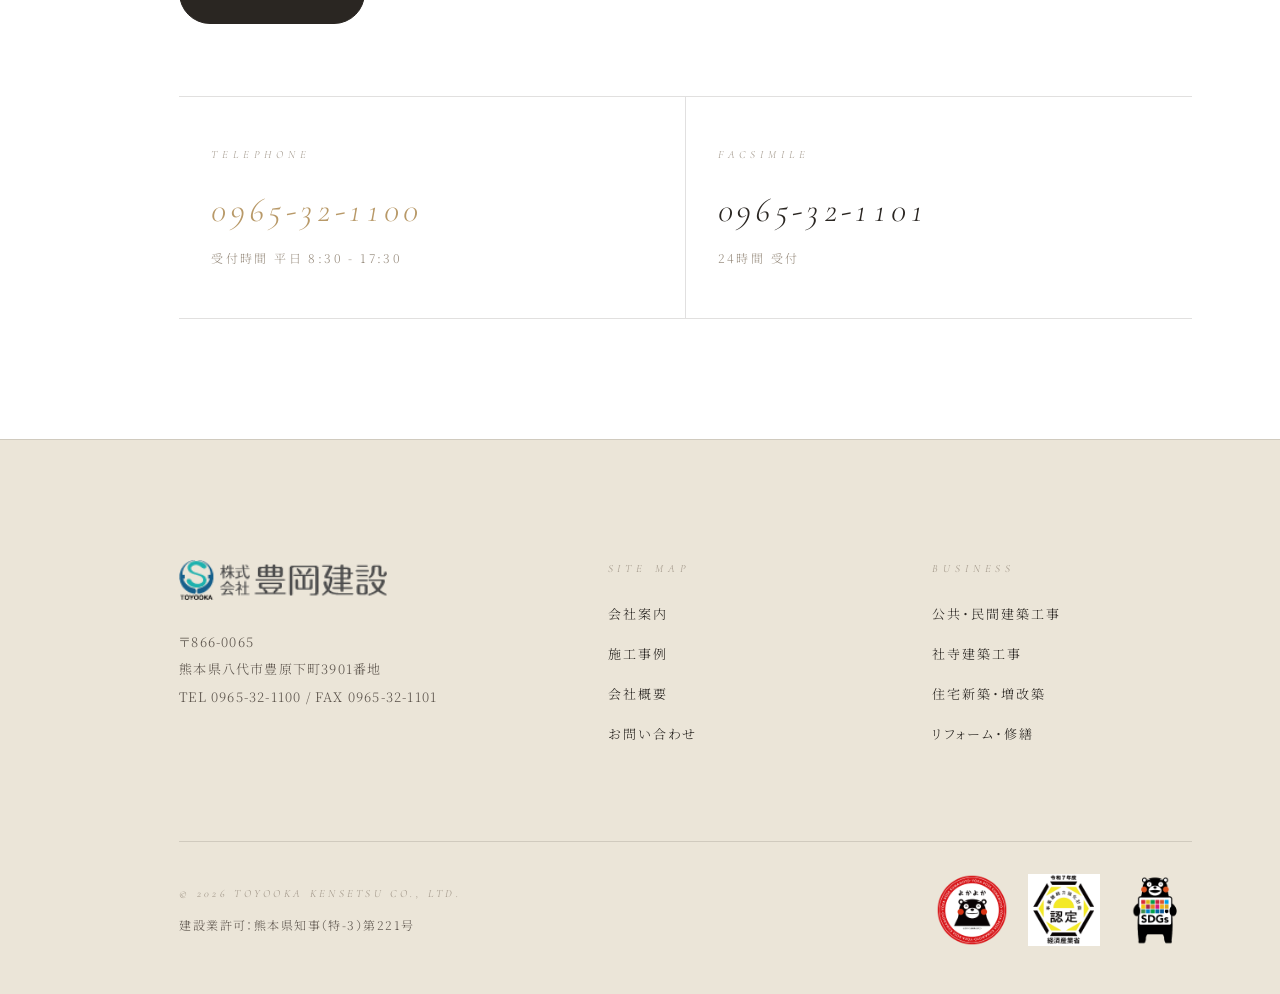
<file: site/contact.html>
<!DOCTYPE html>
<html lang="ja" class="js">
<head>
<meta charset="UTF-8">
<meta name="viewport" content="width=device-width, initial-scale=1">
<title>お問い合わせ｜株式会社 豊岡建設</title>
<meta name="description" content="株式会社豊岡建設へのお問い合わせフォーム。建築・設計・改修・住宅リフォームのご相談を承ります。">
<link rel="preconnect" href="https://fonts.googleapis.com">
<link rel="preconnect" href="https://fonts.gstatic.com" crossorigin>
<link rel="stylesheet" href="https://fonts.googleapis.com/css2?family=Cormorant+Garamond:ital,wght@0,300;0,400;1,300;1,400&family=Noto+Serif+JP:wght@300;400;500&family=Shippori+Mincho+B1:wght@400;500&display=swap">
<link rel="stylesheet" href="assets/css/style.css">
</head>
<body>


<header class="site-header">
  <div class="site-header__inner">
    <div class="site-header__brand">
      <a href="index.html" class="site-logo" aria-label="株式会社 豊岡建設">
        <img src="assets/img/toyooka-kensetsu-logo.png" alt="株式会社 豊岡建設" class="site-logo__img">
      </a>
    </div>
    <button class="menu-toggle" aria-label="メニュー" aria-expanded="false">
      <span></span><span></span><span></span>
    </button>
    <div class="site-header__right">
      <nav class="site-nav">
        <ul>
          <li><a href="about.html">会社案内</a></li>
          <li><a href="projects.html">施工事例</a></li>
          <li><a href="company.html">会社概要</a></li>
          <li><a href="contact.html" class="is-active">お問い合わせ</a></li>
        </ul>
      </nav>
    </div>
  </div>
</header>

<main>
  <header class="page-head">
    <h1 class="page-head__title">お問い合わせ</h1>
    <p class="page-head__sub">建築・設計・改修・住宅リフォームのご相談は、下記フォームより承ります。お電話・FAXでも受け付けております。</p>
  </header>

  <section class="section">
    <!-- TODO: action 属性に Formspree / Netlify Forms / 自社バックエンド等の送信先を設定してください -->
    <form class="contact-form reveal" action="" method="post" novalidate data-contact-form>
      <div class="contact-form__row">
        <label class="contact-form__label" for="cf-name">お名前 <span class="contact-form__req">必須</span></label>
        <input class="contact-form__input" type="text" id="cf-name" name="name" autocomplete="name" required>
      </div>
      <div class="contact-form__row">
        <label class="contact-form__label" for="cf-company">会社名・団体名</label>
        <input class="contact-form__input" type="text" id="cf-company" name="company" autocomplete="organization">
      </div>
      <div class="contact-form__grid">
        <div class="contact-form__row">
          <label class="contact-form__label" for="cf-email">メールアドレス <span class="contact-form__req">必須</span></label>
          <input class="contact-form__input" type="email" id="cf-email" name="email" autocomplete="email" required>
        </div>
        <div class="contact-form__row">
          <label class="contact-form__label" for="cf-phone">電話番号</label>
          <input class="contact-form__input" type="tel" id="cf-phone" name="phone" autocomplete="tel">
        </div>
      </div>
      <div class="contact-form__row">
        <label class="contact-form__label" for="cf-type">お問い合わせ種別</label>
        <select class="contact-form__input" id="cf-type" name="type">
          <option value="">選択してください</option>
          <option value="新築工事">新築工事のご相談</option>
          <option value="改修・リフォーム">改修・リフォーム</option>
          <option value="メンテナンス">アフターメンテナンス</option>
          <option value="その他">その他</option>
        </select>
      </div>
      <div class="contact-form__row">
        <label class="contact-form__label" for="cf-message">お問い合わせ内容 <span class="contact-form__req">必須</span></label>
        <textarea class="contact-form__input contact-form__input--area" id="cf-message" name="message" rows="6" required></textarea>
      </div>
      <div class="contact-form__check">
        <label class="contact-form__check-label">
          <input type="checkbox" name="agree" required>
          <span>個人情報の取り扱いについて同意します</span>
        </label>
      </div>
      <div class="contact-form__submit-row">
        <button type="submit" class="contact-form__submit">送信する</button>
      </div>
      <p class="contact-form__status" data-contact-status hidden></p>
    </form>

    <div class="contact contact--compact reveal">
      <div class="contact__cell">
        <p class="contact__label">Telephone</p>
        <a class="contact__num" href="tel:0965321100">0965-32-1100</a>
        <p class="contact__sub">受付時間 平日 8:30 - 17:30</p>
      </div>
      <div class="contact__cell">
        <p class="contact__label">Facsimile</p>
        <span class="contact__num">0965-32-1101</span>
        <p class="contact__sub">24時間 受付</p>
      </div>
    </div>
  </section>
</main>

<footer class="site-footer">
  <div class="footer-grid">
    <div>
      <a href="index.html" class="footer__logo"><img src="assets/img/toyooka-kensetsu-logo.png" alt="豊岡建設"></a>
      <p class="footer__addr">
        〒866-0065<br>
        熊本県八代市豊原下町3901番地<br>
        TEL 0965-32-1100 / FAX 0965-32-1101
      </p>
    </div>
    <div class="footer__col">
      <h4>Site Map</h4>
      <ul>
        <li><a href="about.html">会社案内</a></li>
        <li><a href="projects.html">施工事例</a></li>
        <li><a href="company.html">会社概要</a></li>
        <li><a href="contact.html">お問い合わせ</a></li>
      </ul>
    </div>
    <div class="footer__col">
      <h4>Business</h4>
      <ul>
        <li>公共・民間建築工事</li>
        <li>社寺建築工事</li>
        <li>住宅新築・増改築</li>
        <li>リフォーム・修繕</li>
      </ul>
    </div>
  </div>
  <div class="footer-bottom">
    <div class="footer-bottom__text">
      <p>&copy; 2026 Toyooka Kensetsu Co., Ltd.</p>
      <p class="footer-bottom__licence">建設業許可：熊本県知事（特-3）第221号</p>
    </div>
    <div class="footer-bottom__certs">
      <img class="footer-bottom__cert" src="assets/img/kumamon_yokayoka.png" alt="よかよか くまもと">
      <img class="footer-bottom__cert" src="assets/img/keisansho.png" alt="令和7年度 事業継続力強化計画 認定（経済産業省）">
      <img class="footer-bottom__cert" src="assets/img/sdgd_kumamon.png" alt="熊本県SDGs登録事業者">
    </div>
  </div>
</footer>

<script src="assets/js/main.js?v=4"></script>
</body>
</html>
</file>
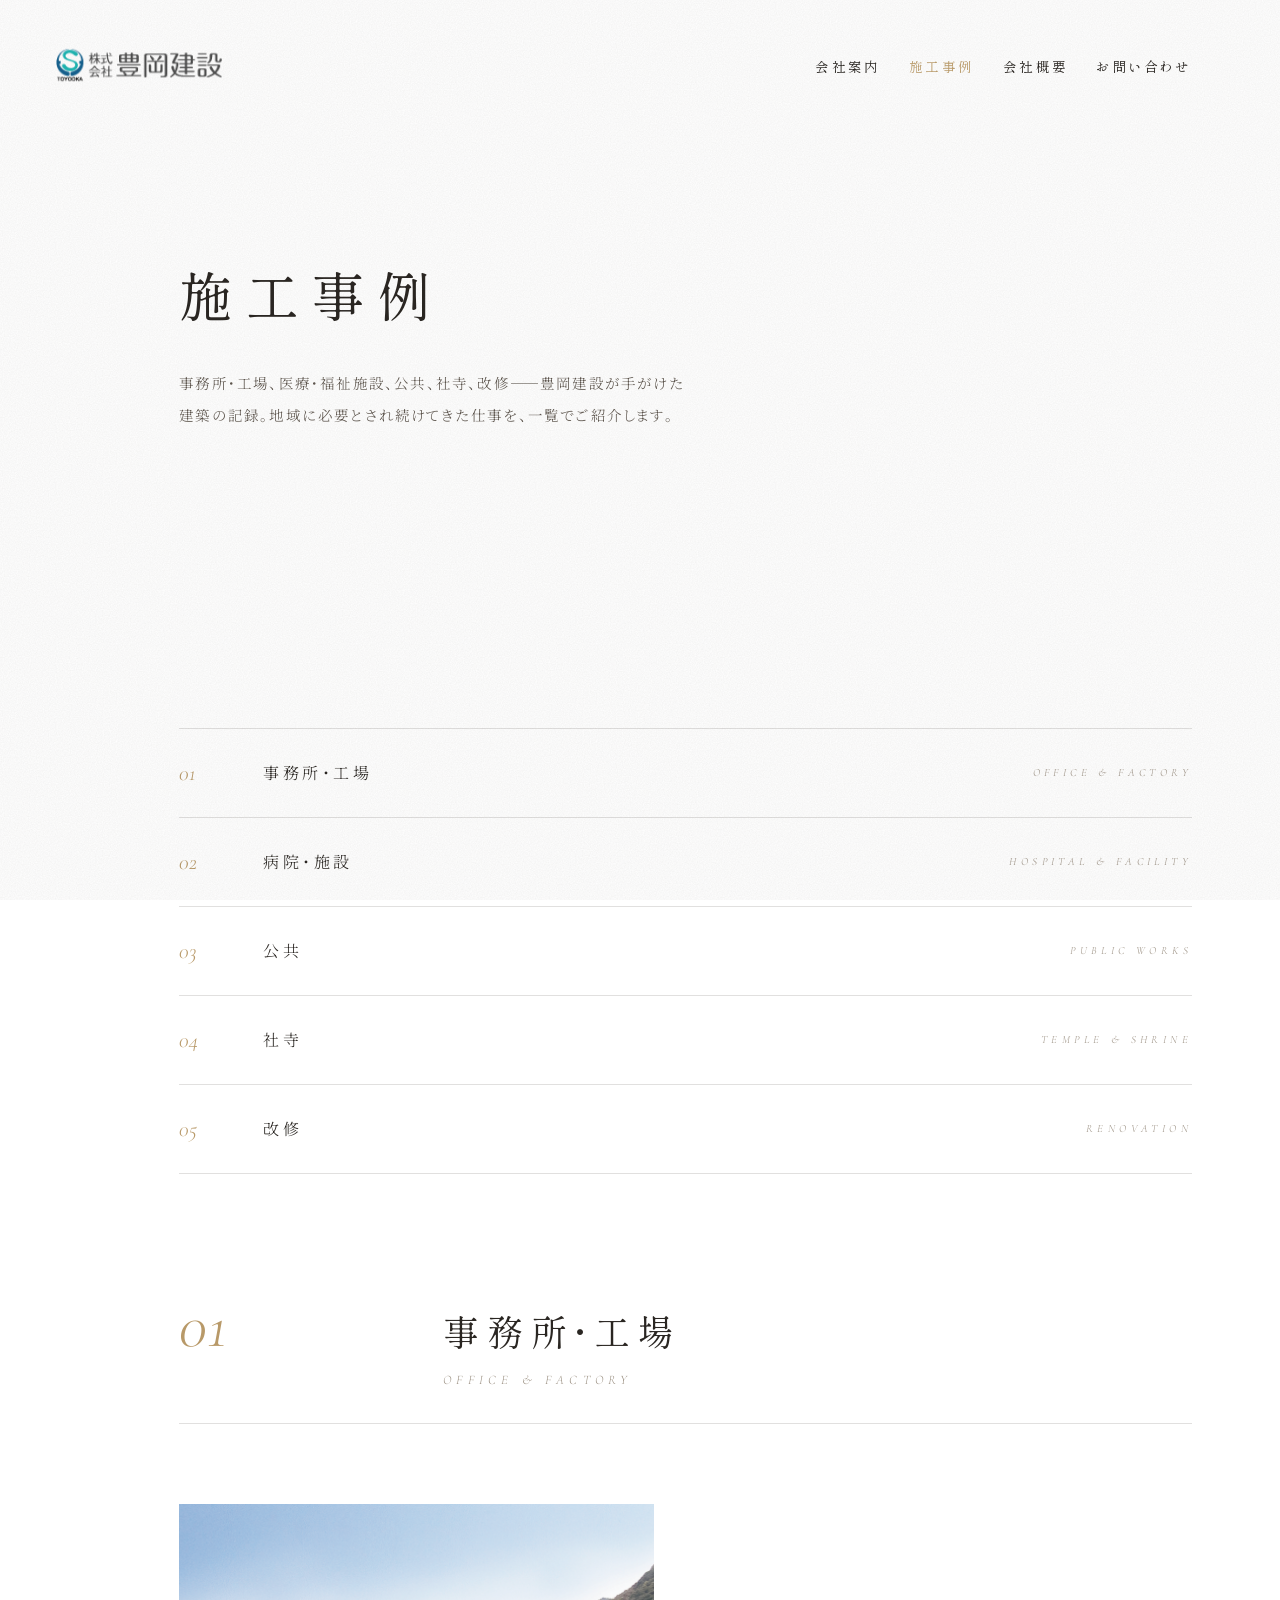
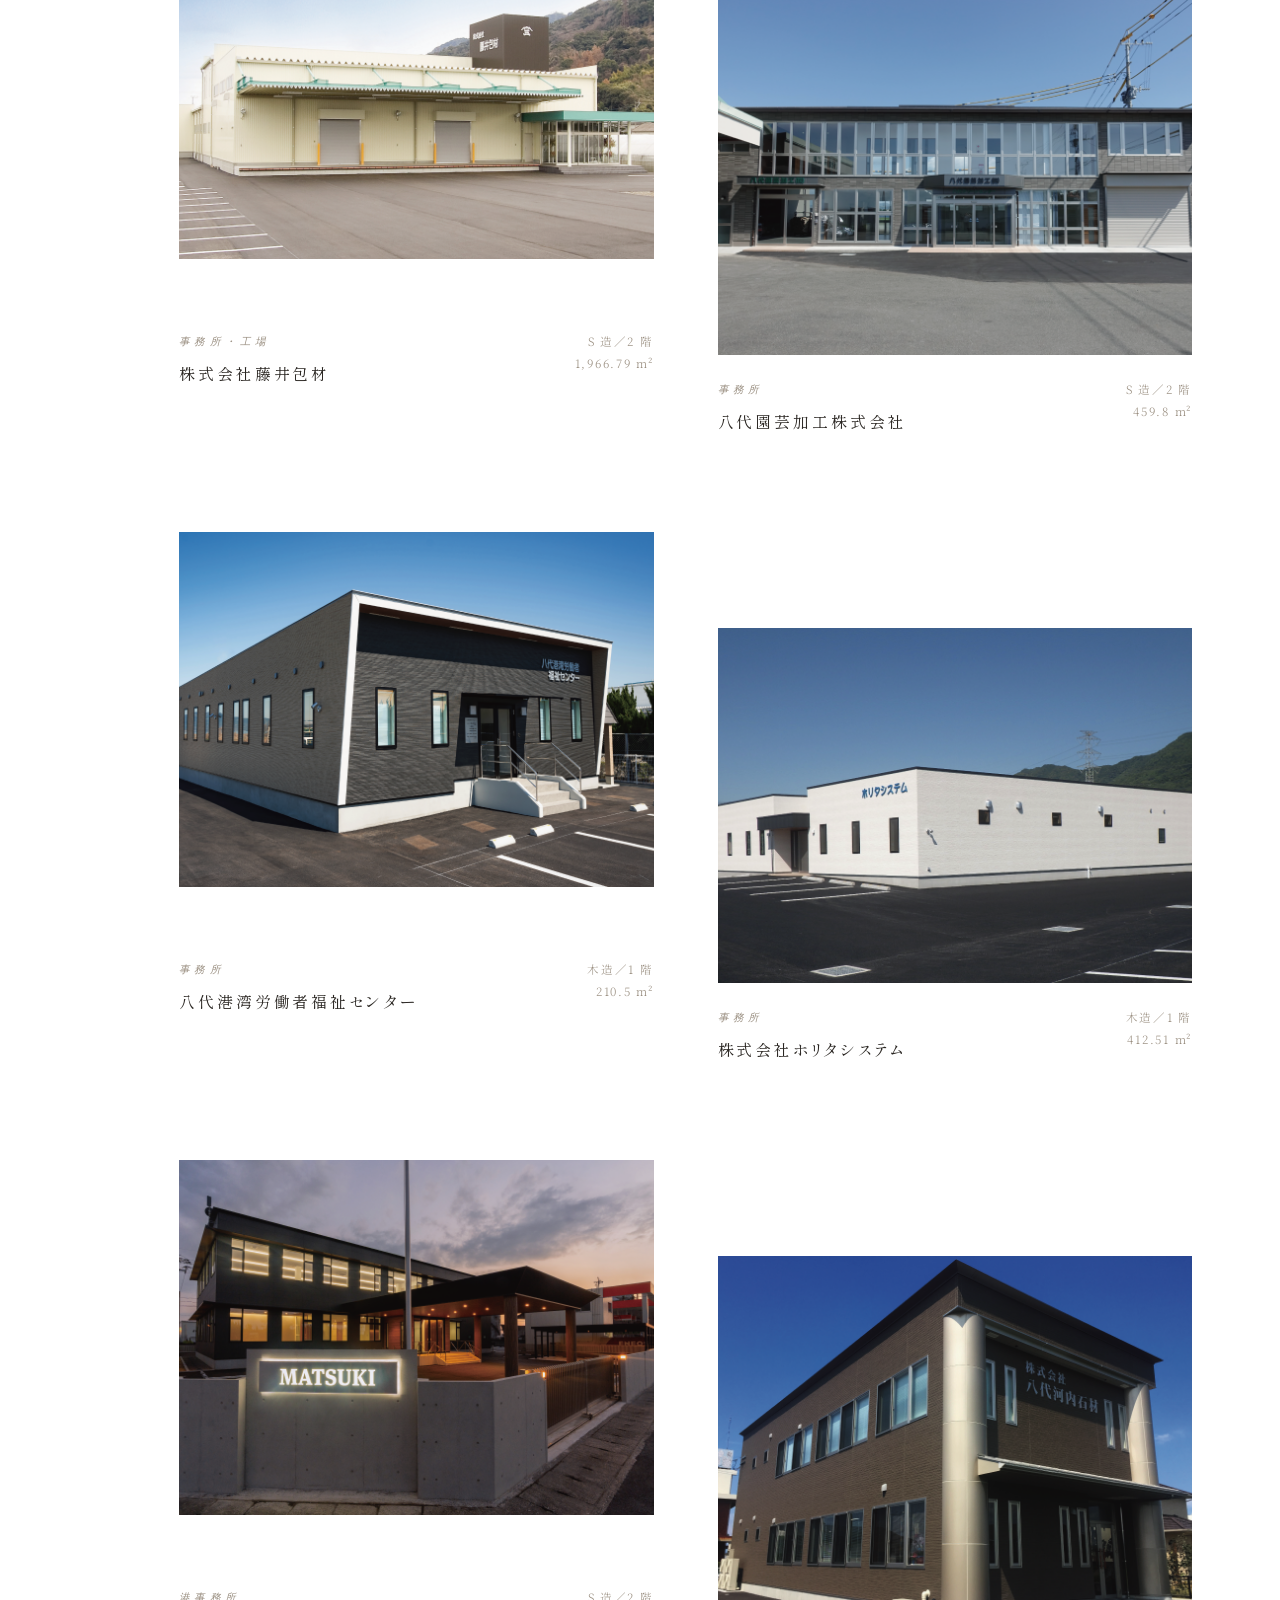
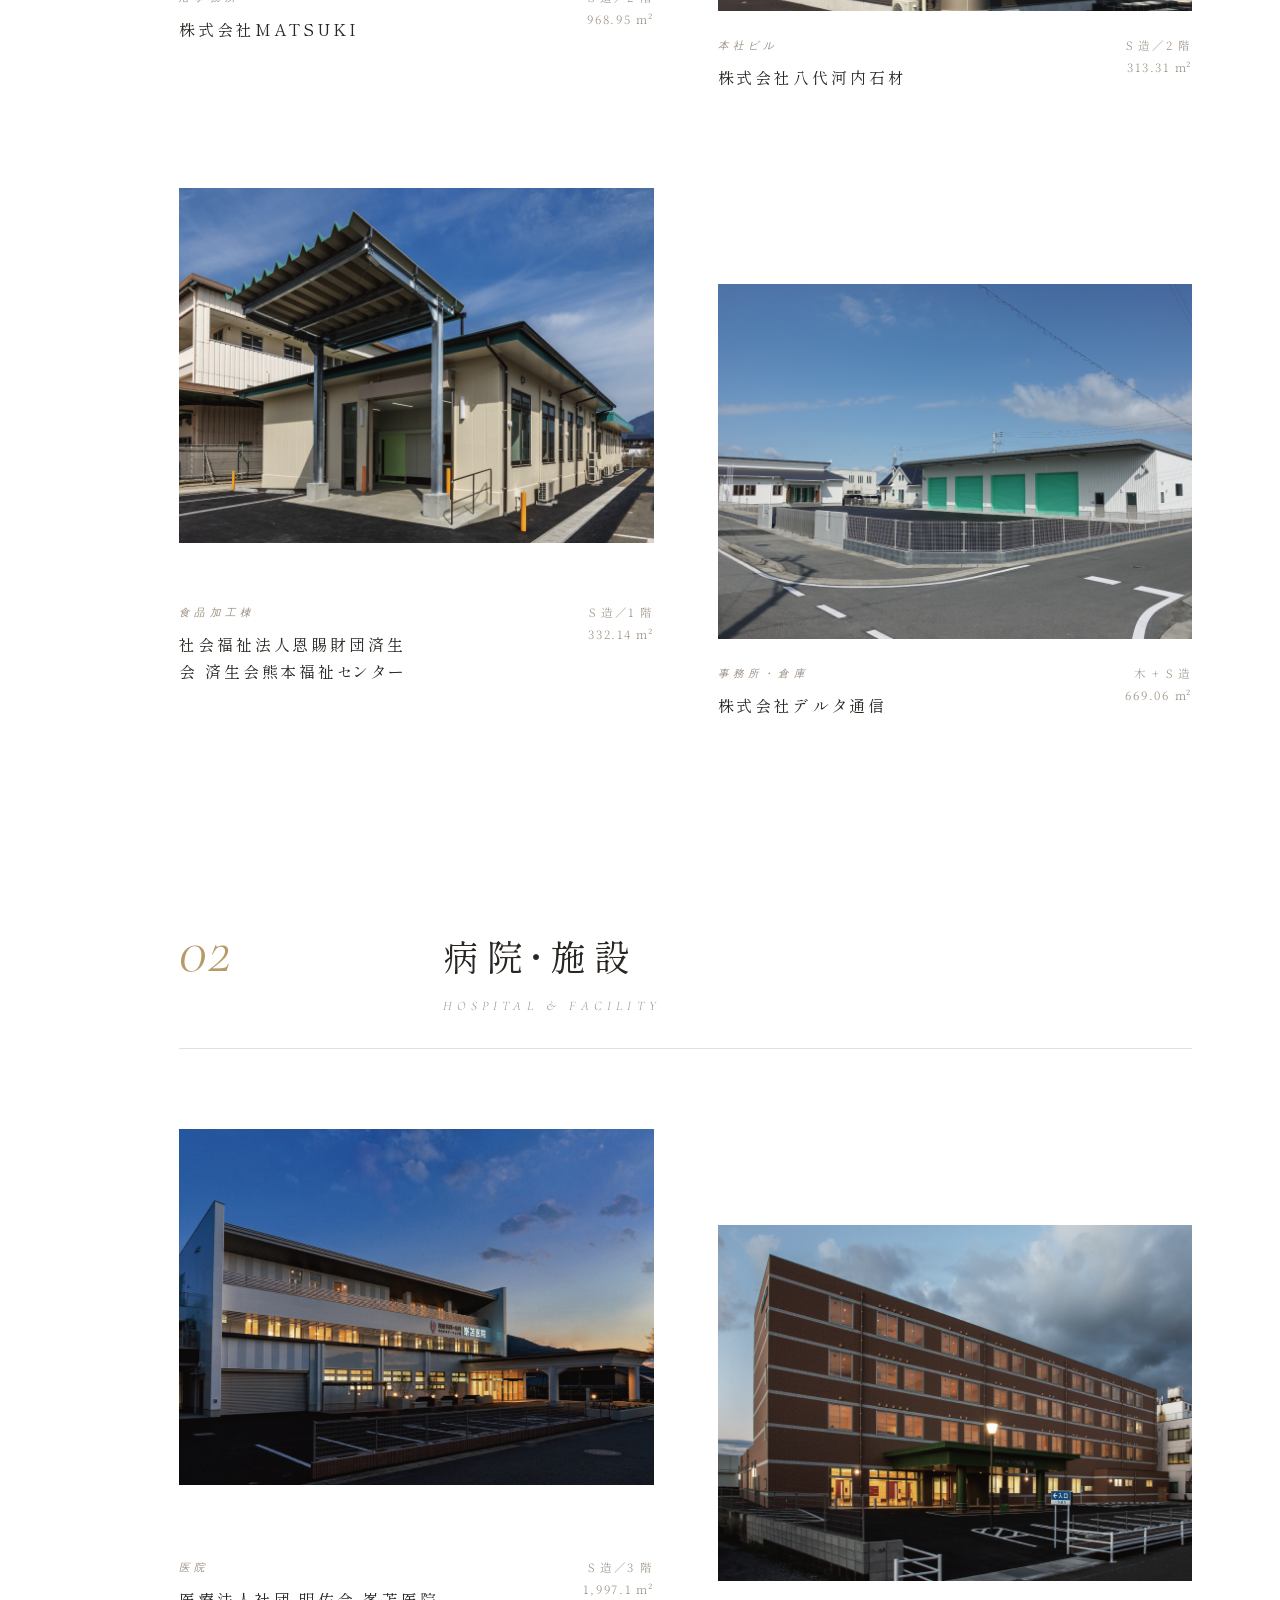
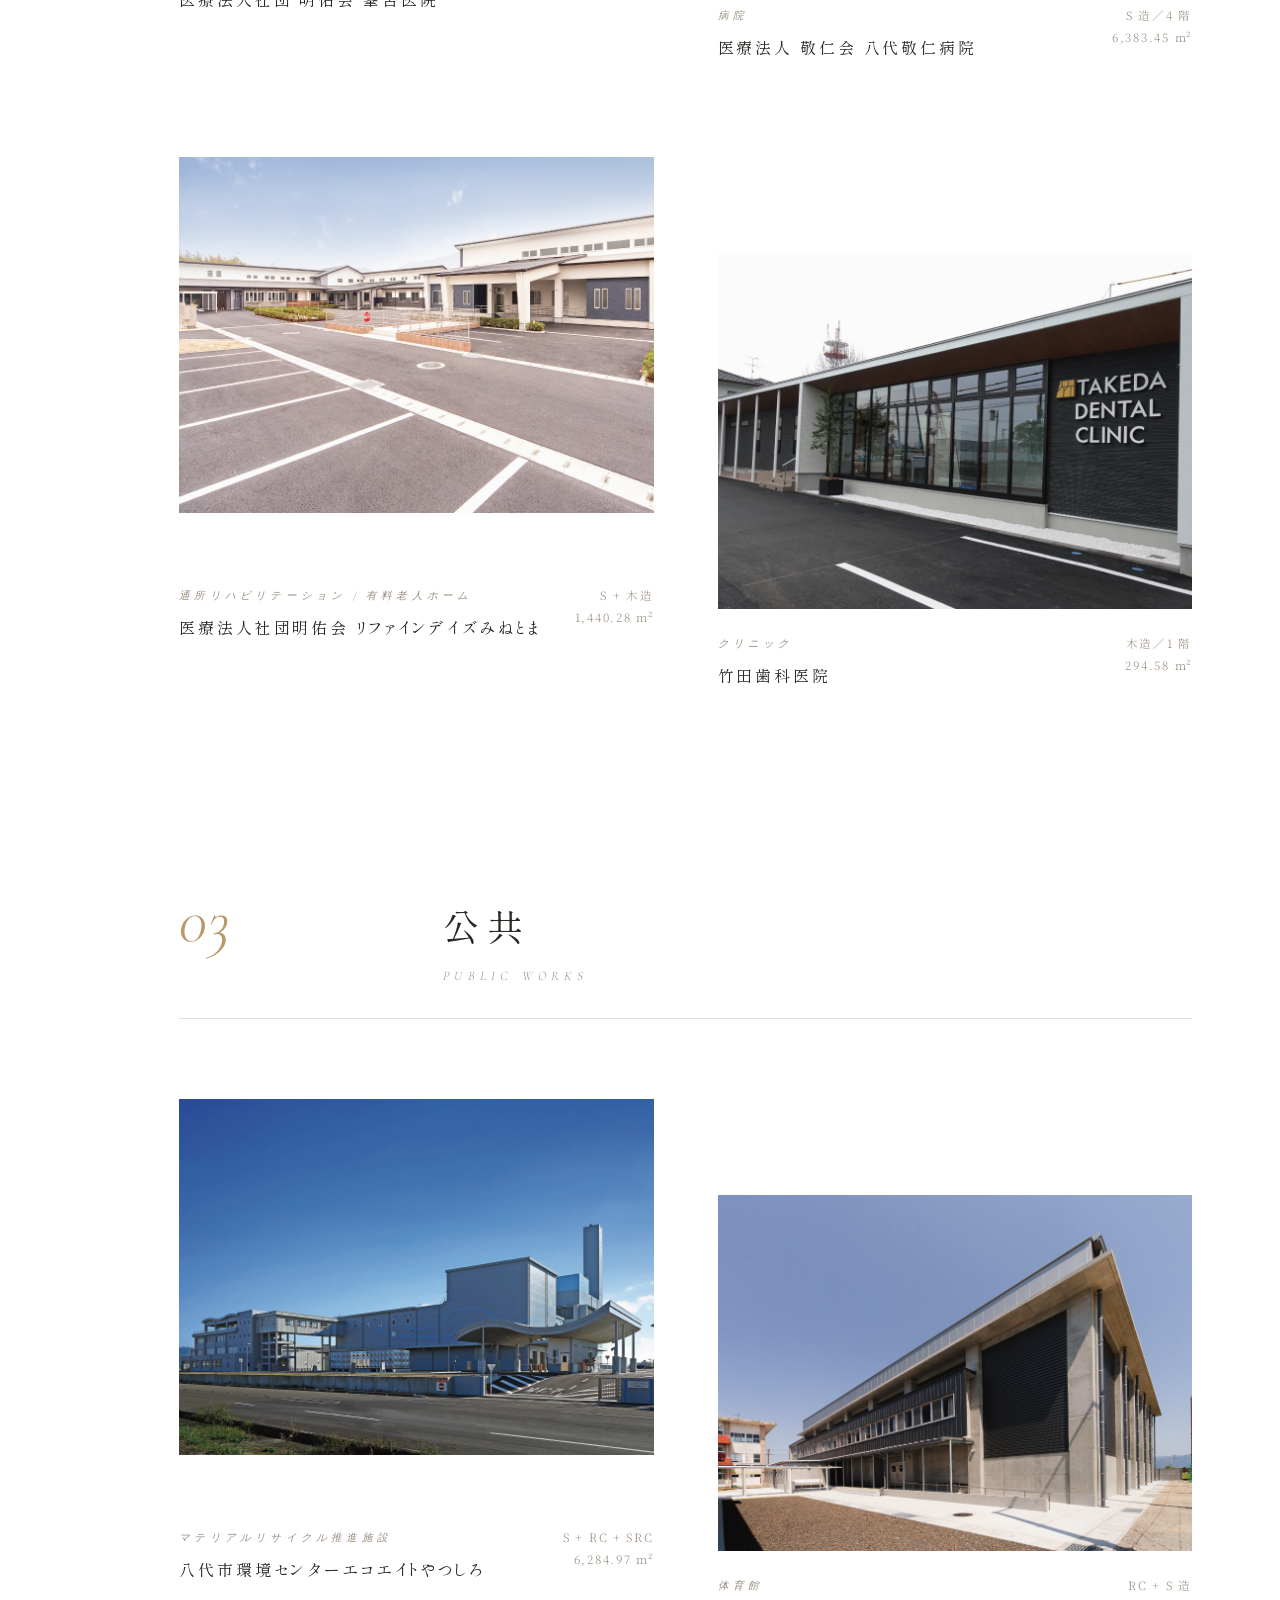
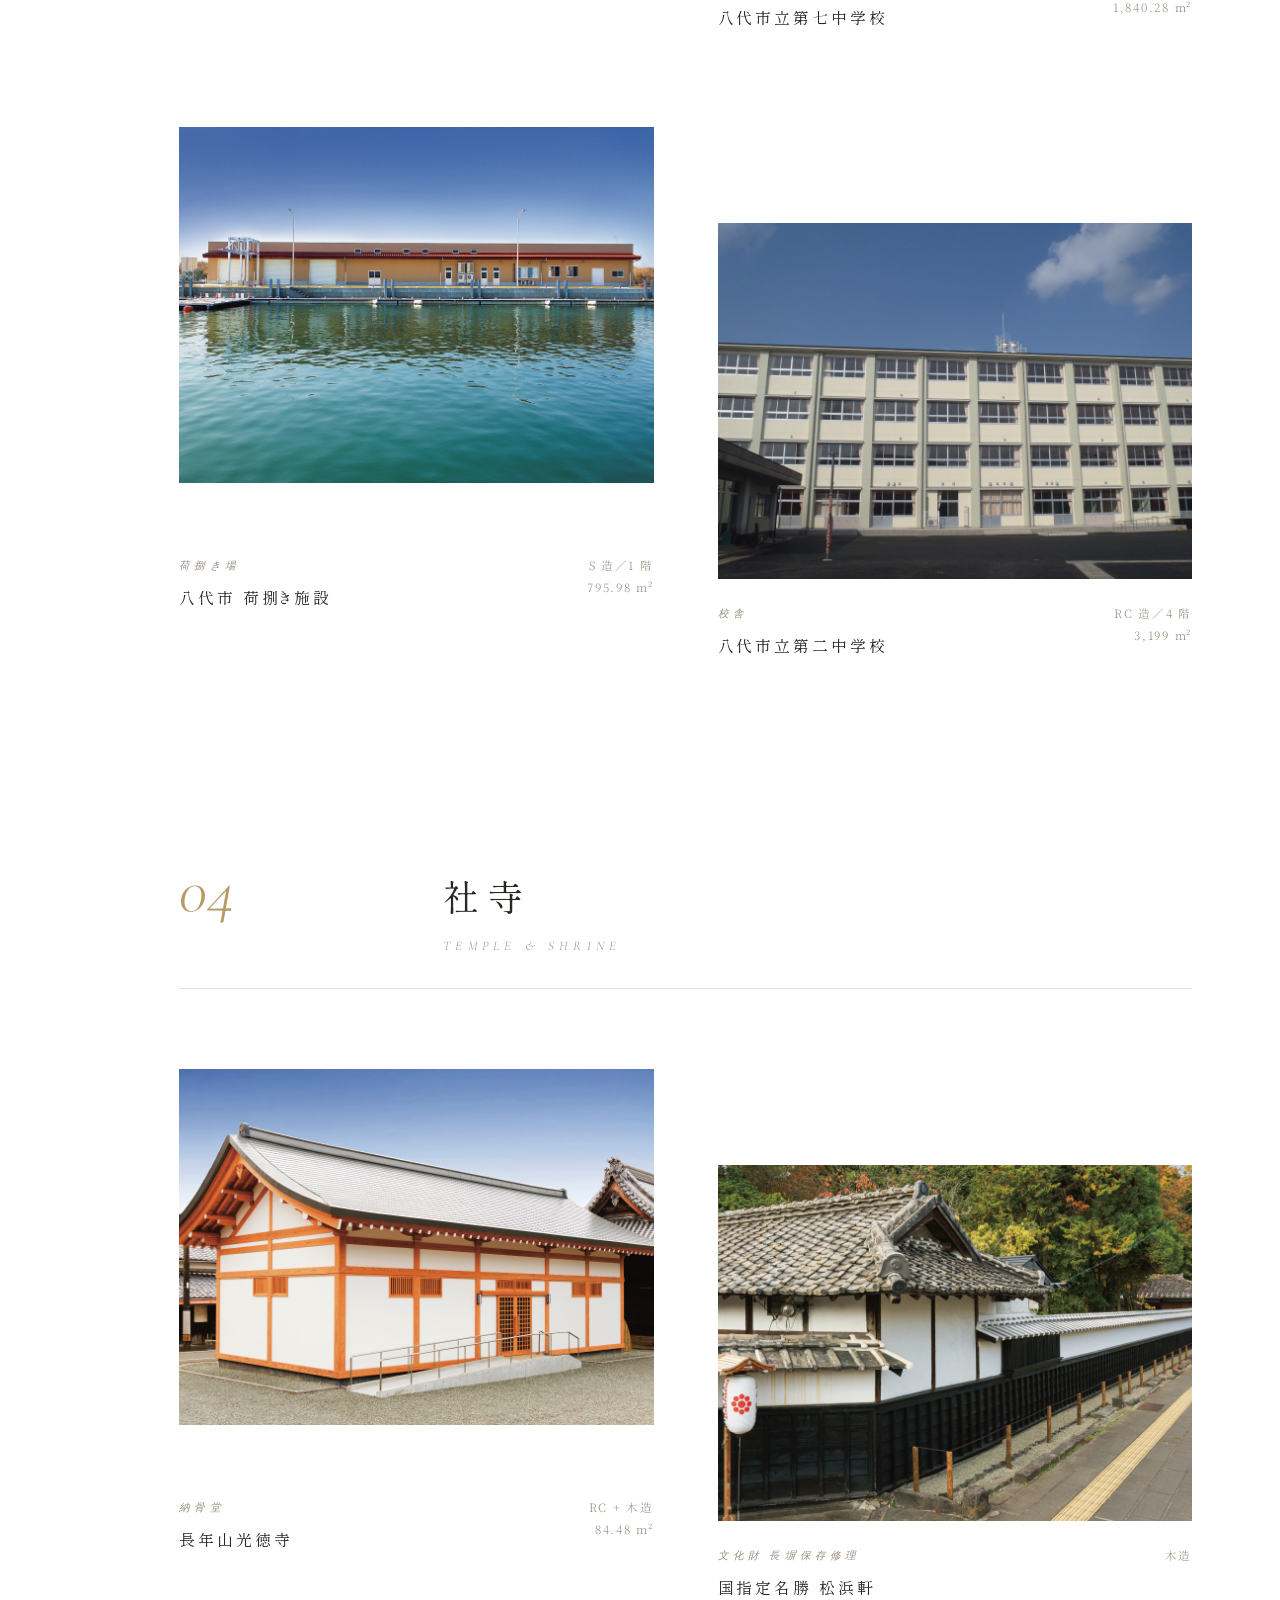
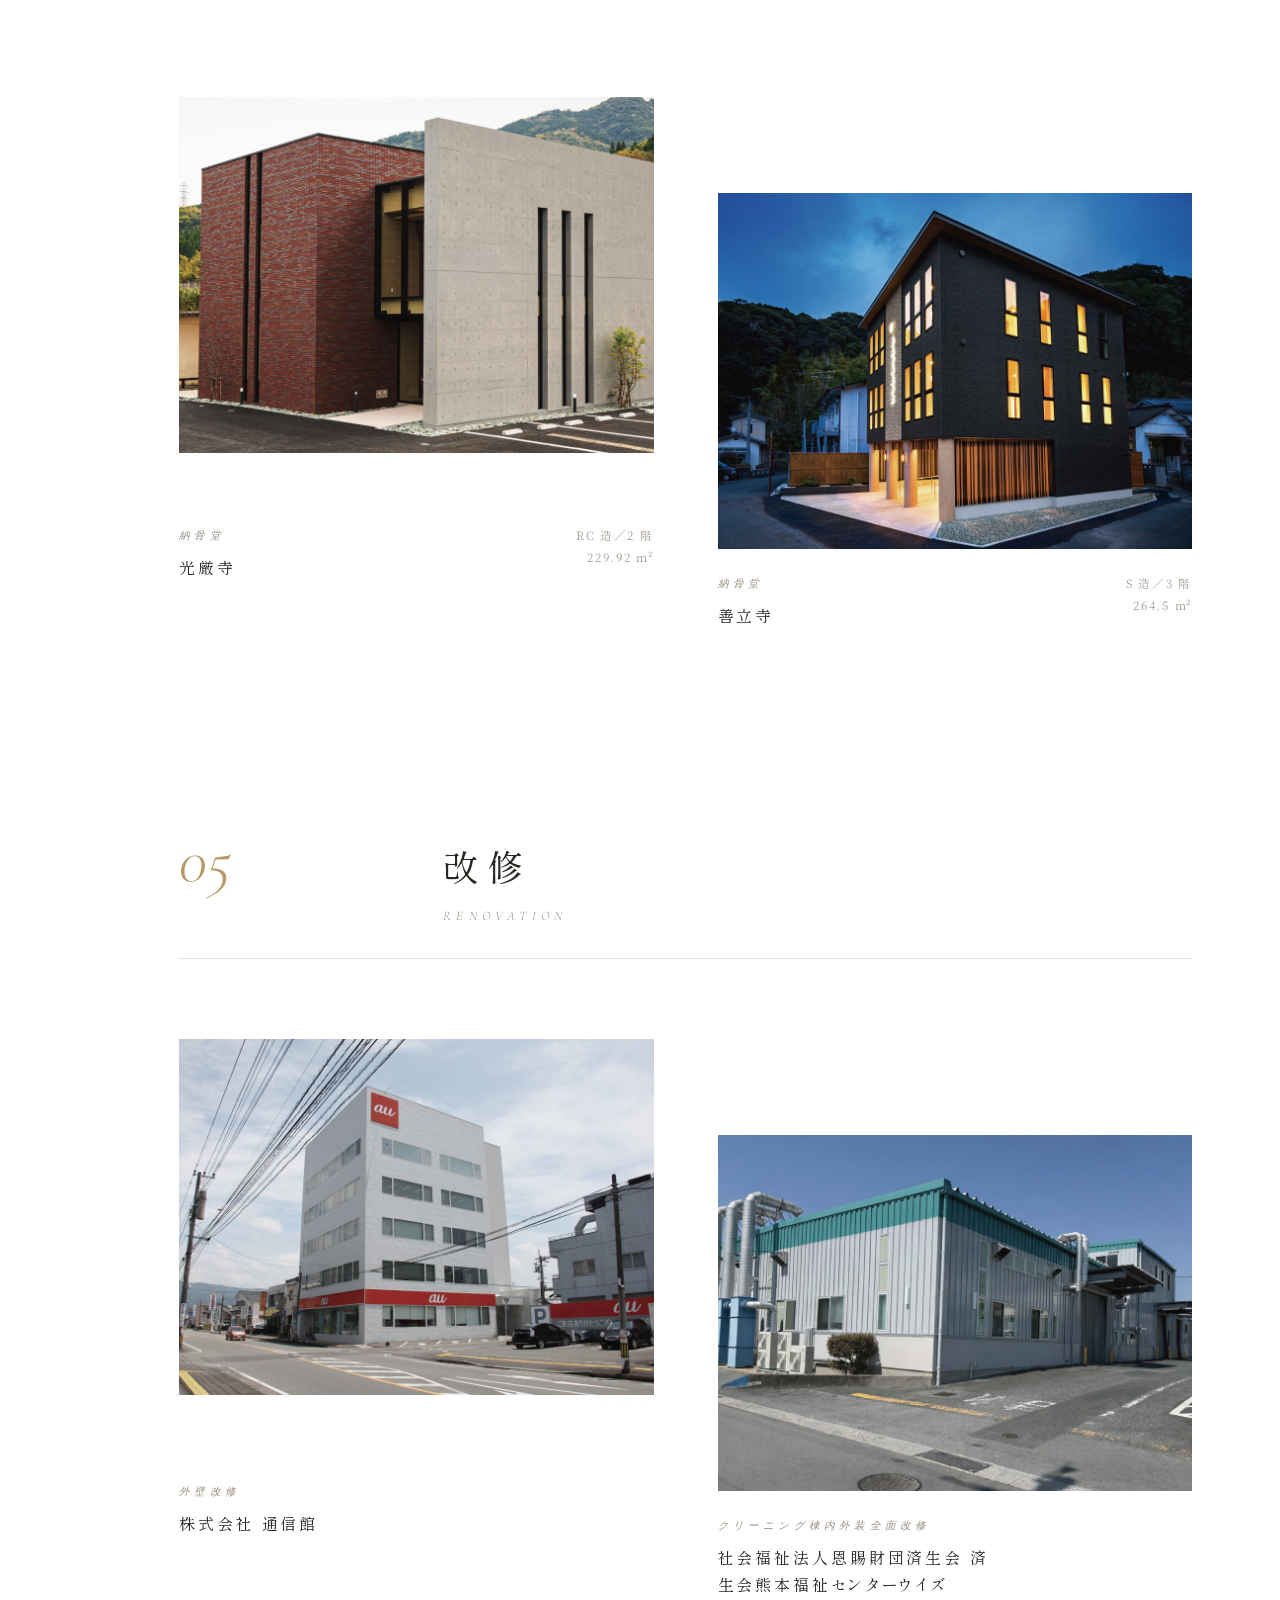
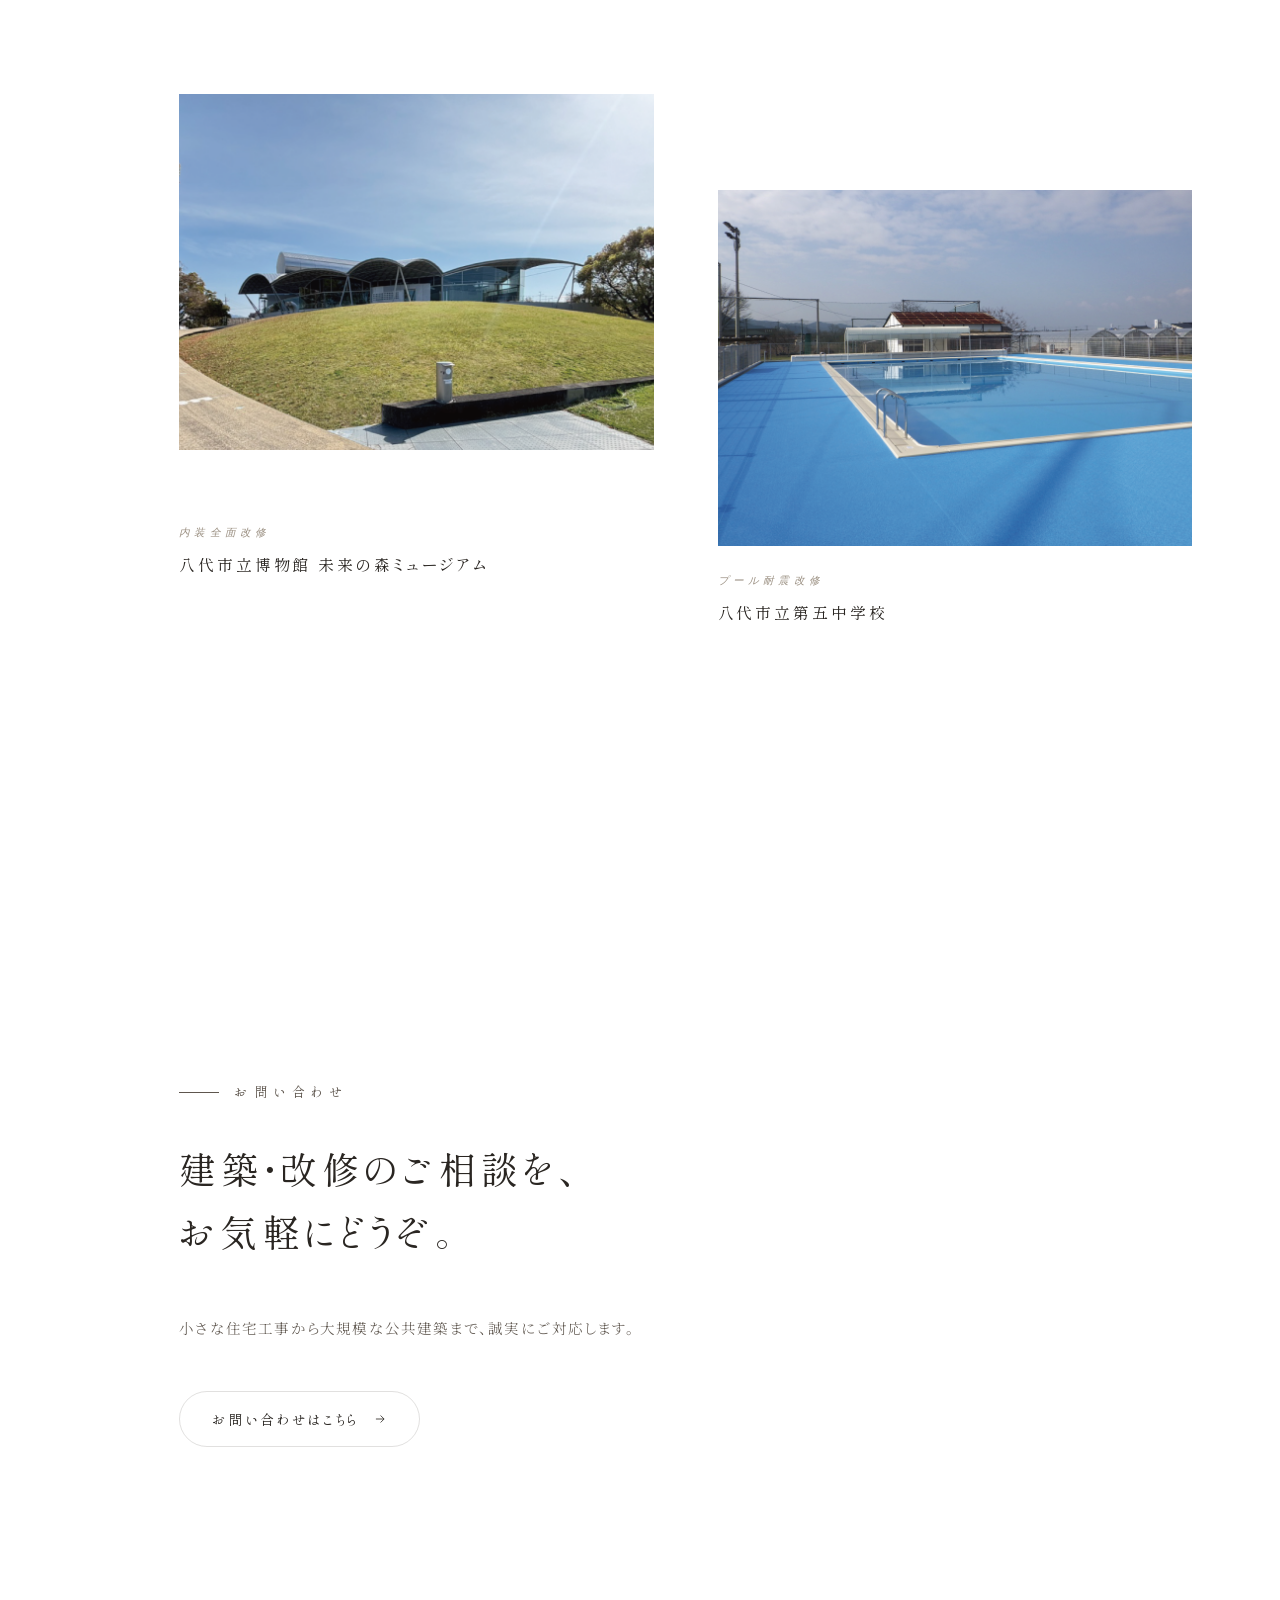
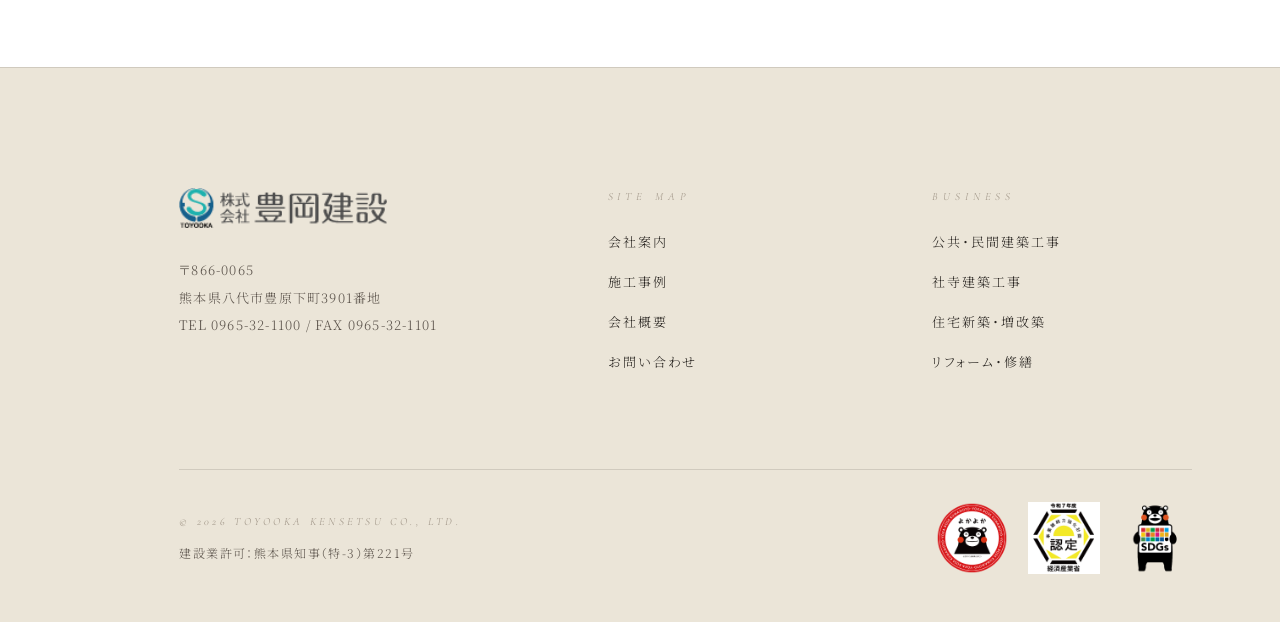
<file: site/projects.html>
<!DOCTYPE html>
<html lang="ja" class="js">
<head>
<meta charset="UTF-8">
<meta name="viewport" content="width=device-width, initial-scale=1">
<title>施工事例｜株式会社 豊岡建設</title>
<meta name="description" content="豊岡建設の施工事例。事務所・工場、病院・施設、公共、社寺、改修まで多分野の実績。">
<link rel="preconnect" href="https://fonts.googleapis.com">
<link rel="preconnect" href="https://fonts.gstatic.com" crossorigin>
<link rel="stylesheet" href="https://fonts.googleapis.com/css2?family=Cormorant+Garamond:ital,wght@0,300;0,400;1,300;1,400&family=Noto+Serif+JP:wght@300;400;500&family=Shippori+Mincho+B1:wght@400;500&display=swap">
<link rel="stylesheet" href="assets/css/style.css">
</head>
<body>


<header class="site-header">
  <div class="site-header__inner">
    <div class="site-header__brand">
      <a href="index.html" class="site-logo" aria-label="株式会社 豊岡建設">
        <img src="assets/img/toyooka-kensetsu-logo.png" alt="株式会社 豊岡建設" class="site-logo__img">
      </a>
    </div>
    <button class="menu-toggle" aria-label="メニュー" aria-expanded="false">
      <span></span><span></span><span></span>
    </button>
    <div class="site-header__right">
      <nav class="site-nav">
        <ul>
          <li><a href="about.html">会社案内</a></li>
          <li><a href="projects.html" class="is-active">施工事例</a></li>
          <li><a href="company.html">会社概要</a></li>
          <li><a href="contact.html">お問い合わせ</a></li>
        </ul>
      </nav>
    </div>
  </div>
</header>

<main>
  <header class="page-head">
    <h1 class="page-head__title">施工事例</h1>
    <p class="page-head__sub">事務所・工場、医療・福祉施設、公共、社寺、改修——豊岡建設が手がけた建築の記録。地域に必要とされ続けてきた仕事を、一覧でご紹介します。</p>
  </header>

  <section class="section">
    <ol class="proj-toc reveal">
      <li><a href="#office"><span class="num">01</span><span class="ja">事務所・工場</span><span class="en">Office &amp; Factory</span></a></li>
      <li><a href="#hospital"><span class="num">02</span><span class="ja">病院・施設</span><span class="en">Hospital &amp; Facility</span></a></li>
      <li><a href="#public"><span class="num">03</span><span class="ja">公共</span><span class="en">Public Works</span></a></li>
      <li><a href="#temple"><span class="num">04</span><span class="ja">社寺</span><span class="en">Temple &amp; Shrine</span></a></li>
      <li><a href="#renovation"><span class="num">05</span><span class="ja">改修</span><span class="en">Renovation</span></a></li>
    </ol>

    <!-- 01 事務所・工場 -->
    <section class="proj-section" id="office">
      <header class="proj-section__head reveal">
        <div class="proj-section__num">01</div>
        <div>
          <h2 class="proj-section__title">事務所・工場<em>Office &amp; Factory</em></h2>
        </div>
      </header>

      <div class="proj-grid proj-grid--offset reveal">
        <article class="proj-card">
          <a class="proj-card__img" href="#"><img src="assets/img/projects/fujii_houzai.png" alt="株式会社藤井包材"></a>
          <div class="proj-card__body">
            <div>
              <span class="proj-card__cat">事務所・工場</span>
              <h3 class="proj-card__title">株式会社藤井包材</h3>
            </div>
            <div class="proj-card__meta">
              <span>S 造／2 階</span>
              <span>1,966.79 m²</span>
            </div>
          </div>
        </article>
        <article class="proj-card">
          <a class="proj-card__img" href="#"><img src="assets/img/projects/yatsushiro_engeikako.png" alt="八代園芸加工株式会社"></a>
          <div class="proj-card__body">
            <div>
              <span class="proj-card__cat">事務所</span>
              <h3 class="proj-card__title">八代園芸加工株式会社</h3>
            </div>
            <div class="proj-card__meta">
              <span>S 造／2 階</span>
              <span>459.8 m²</span>
            </div>
          </div>
        </article>
        <article class="proj-card">
          <a class="proj-card__img" href="#"><img src="assets/img/projects/yatsushiro_fukushicenter.png" alt="八代港湾労働者福祉センター"></a>
          <div class="proj-card__body">
            <div>
              <span class="proj-card__cat">事務所</span>
              <h3 class="proj-card__title">八代港湾労働者福祉センター</h3>
            </div>
            <div class="proj-card__meta">
              <span>木造／1 階</span>
              <span>210.5 m²</span>
            </div>
          </div>
        </article>
        <article class="proj-card">
          <a class="proj-card__img" href="#"><img src="assets/img/projects/horita_system.png" alt="株式会社ホリタシステム"></a>
          <div class="proj-card__body">
            <div>
              <span class="proj-card__cat">事務所</span>
              <h3 class="proj-card__title">株式会社ホリタシステム</h3>
            </div>
            <div class="proj-card__meta">
              <span>木造／1 階</span>
              <span>412.51 m²</span>
            </div>
          </div>
        </article>
        <article class="proj-card">
          <a class="proj-card__img" href="#"><img src="assets/img/projects/matsuki.png" alt="株式会社MATSUKI"></a>
          <div class="proj-card__body">
            <div>
              <span class="proj-card__cat">港事務所</span>
              <h3 class="proj-card__title">株式会社MATSUKI</h3>
            </div>
            <div class="proj-card__meta">
              <span>S 造／2 階</span>
              <span>968.95 m²</span>
            </div>
          </div>
        </article>
        <article class="proj-card">
          <a class="proj-card__img" href="#"><img src="assets/img/projects/yatsushiro_sekizai.png" alt="株式会社八代河内石材"></a>
          <div class="proj-card__body">
            <div>
              <span class="proj-card__cat">本社ビル</span>
              <h3 class="proj-card__title">株式会社八代河内石材</h3>
            </div>
            <div class="proj-card__meta">
              <span>S 造／2 階</span>
              <span>313.31 m²</span>
            </div>
          </div>
        </article>
        <article class="proj-card">
          <a class="proj-card__img" href="#"><img src="assets/img/projects/saiseikai_fukushicenter.png" alt="社会福祉法人恩賜財団済生会 済生会熊本福祉センター"></a>
          <div class="proj-card__body">
            <div>
              <span class="proj-card__cat">食品加工棟</span>
              <h3 class="proj-card__title">社会福祉法人恩賜財団済生会 済生会熊本福祉センター</h3>
            </div>
            <div class="proj-card__meta">
              <span>S 造／1 階</span>
              <span>332.14 m²</span>
            </div>
          </div>
        </article>
        <article class="proj-card">
          <a class="proj-card__img" href="#"><img src="assets/img/projects/delta_tsushin.png" alt="株式会社デルタ通信"></a>
          <div class="proj-card__body">
            <div>
              <span class="proj-card__cat">事務所・倉庫</span>
              <h3 class="proj-card__title">株式会社デルタ通信</h3>
            </div>
            <div class="proj-card__meta">
              <span>木 + S 造</span>
              <span>669.06 m²</span>
            </div>
          </div>
        </article>
      </div>
    </section>

    <!-- 02 病院・施設 -->
    <section class="proj-section" id="hospital">
      <header class="proj-section__head reveal">
        <div class="proj-section__num">02</div>
        <div>
          <h2 class="proj-section__title">病院・施設<em>Hospital &amp; Facility</em></h2>
        </div>
      </header>

      <div class="proj-grid proj-grid--offset reveal">
        <article class="proj-card">
          <a class="proj-card__img" href="#"><img src="assets/img/projects/meiyukai_minetoma_iin.png" alt="医療法人社団 明佑会 峯苫医院"></a>
          <div class="proj-card__body">
            <div>
              <span class="proj-card__cat">医院</span>
              <h3 class="proj-card__title">医療法人社団 明佑会 峯苫医院</h3>
            </div>
            <div class="proj-card__meta">
              <span>S 造／3 階</span>
              <span>1,997.1 m²</span>
            </div>
          </div>
        </article>
        <article class="proj-card">
          <a class="proj-card__img" href="#"><img src="assets/img/projects/kejin_byoin.png" alt="医療法人 敬仁会 八代敬仁病院"></a>
          <div class="proj-card__body">
            <div>
              <span class="proj-card__cat">病院</span>
              <h3 class="proj-card__title">医療法人 敬仁会 八代敬仁病院</h3>
            </div>
            <div class="proj-card__meta">
              <span>S 造／4 階</span>
              <span>6,383.45 m²</span>
            </div>
          </div>
        </article>
        <article class="proj-card">
          <a class="proj-card__img" href="#"><img src="assets/img/projects/meiyukaiminetoma_reha.png" alt="医療法人社団明佑会 リファインデイズみねとま"></a>
          <div class="proj-card__body">
            <div>
              <span class="proj-card__cat">通所リハビリテーション / 有料老人ホーム</span>
              <h3 class="proj-card__title">医療法人社団明佑会 リファインデイズみねとま</h3>
            </div>
            <div class="proj-card__meta">
              <span>S + 木造</span>
              <span>1,440.28 m²</span>
            </div>
          </div>
        </article>
        <article class="proj-card">
          <a class="proj-card__img" href="#"><img src="assets/img/projects/takeda_dental_clinic.png" alt="竹田歯科医院"></a>
          <div class="proj-card__body">
            <div>
              <span class="proj-card__cat">クリニック</span>
              <h3 class="proj-card__title">竹田歯科医院</h3>
            </div>
            <div class="proj-card__meta">
              <span>木造／1 階</span>
              <span>294.58 m²</span>
            </div>
          </div>
        </article>
      </div>
    </section>

    <!-- 03 公共 -->
    <section class="proj-section" id="public">
      <header class="proj-section__head reveal">
        <div class="proj-section__num">03</div>
        <div>
          <h2 class="proj-section__title">公共<em>Public Works</em></h2>
        </div>
      </header>

      <div class="proj-grid proj-grid--offset reveal">
        <article class="proj-card">
          <a class="proj-card__img" href="#"><img src="assets/img/projects/ecoeight.png" alt="八代市環境センターエコエイトやつしろ"></a>
          <div class="proj-card__body">
            <div>
              <span class="proj-card__cat">マテリアルリサイクル推進施設</span>
              <h3 class="proj-card__title">八代市環境センターエコエイトやつしろ</h3>
            </div>
            <div class="proj-card__meta">
              <span>S + RC + SRC</span>
              <span>6,284.97 m²</span>
            </div>
          </div>
        </article>
        <article class="proj-card">
          <a class="proj-card__img" href="#"><img src="assets/img/projects/dainanachu.png" alt="八代市立第七中学校"></a>
          <div class="proj-card__body">
            <div>
              <span class="proj-card__cat">体育館</span>
              <h3 class="proj-card__title">八代市立第七中学校</h3>
            </div>
            <div class="proj-card__meta">
              <span>RC + S 造</span>
              <span>1,840.28 m²</span>
            </div>
          </div>
        </article>
        <article class="proj-card">
          <a class="proj-card__img" href="#"><img src="assets/img/projects/yatsushiro-shi_nisabaki.png" alt="八代市 荷捌き施設"></a>
          <div class="proj-card__body">
            <div>
              <span class="proj-card__cat">荷捌き場</span>
              <h3 class="proj-card__title">八代市 荷捌き施設</h3>
            </div>
            <div class="proj-card__meta">
              <span>S 造／1 階</span>
              <span>795.98 m²</span>
            </div>
          </div>
        </article>
        <article class="proj-card">
          <a class="proj-card__img" href="#"><img src="assets/img/projects/dainichu.png" alt="八代市立第二中学校"></a>
          <div class="proj-card__body">
            <div>
              <span class="proj-card__cat">校舎</span>
              <h3 class="proj-card__title">八代市立第二中学校</h3>
            </div>
            <div class="proj-card__meta">
              <span>RC 造／4 階</span>
              <span>3,199 m²</span>
            </div>
          </div>
        </article>
      </div>
    </section>

    <!-- 04 社寺 -->
    <section class="proj-section" id="temple">
      <header class="proj-section__head reveal">
        <div class="proj-section__num">04</div>
        <div>
          <h2 class="proj-section__title">社寺<em>Temple &amp; Shrine</em></h2>
        </div>
      </header>

      <div class="proj-grid proj-grid--offset reveal">
        <article class="proj-card">
          <a class="proj-card__img" href="#"><img src="assets/img/projects/kotokuji.png" alt="長年山光徳寺"></a>
          <div class="proj-card__body">
            <div>
              <span class="proj-card__cat">納骨堂</span>
              <h3 class="proj-card__title">長年山光徳寺</h3>
            </div>
            <div class="proj-card__meta">
              <span>RC + 木造</span>
              <span>84.48 m²</span>
            </div>
          </div>
        </article>
        <article class="proj-card">
          <a class="proj-card__img" href="#"><img src="assets/img/projects/shohinken.png" alt="国指定名勝 松浜軒"></a>
          <div class="proj-card__body">
            <div>
              <span class="proj-card__cat">文化財 長塀保存修理</span>
              <h3 class="proj-card__title">国指定名勝 松浜軒</h3>
            </div>
            <div class="proj-card__meta">
              <span>木造</span>
            </div>
          </div>
        </article>
        <article class="proj-card">
          <a class="proj-card__img" href="#"><img src="assets/img/projects/kogenji.png" alt="光厳寺"></a>
          <div class="proj-card__body">
            <div>
              <span class="proj-card__cat">納骨堂</span>
              <h3 class="proj-card__title">光厳寺</h3>
            </div>
            <div class="proj-card__meta">
              <span>RC 造／2 階</span>
              <span>229.92 m²</span>
            </div>
          </div>
        </article>
        <article class="proj-card">
          <a class="proj-card__img" href="#"><img src="assets/img/projects/zenryuji.png" alt="善立寺"></a>
          <div class="proj-card__body">
            <div>
              <span class="proj-card__cat">納骨堂</span>
              <h3 class="proj-card__title">善立寺</h3>
            </div>
            <div class="proj-card__meta">
              <span>S 造／3 階</span>
              <span>264.5 m²</span>
            </div>
          </div>
        </article>
      </div>
    </section>

    <!-- 05 改修 -->
    <section class="proj-section" id="renovation">
      <header class="proj-section__head reveal">
        <div class="proj-section__num">05</div>
        <div>
          <h2 class="proj-section__title">改修<em>Renovation</em></h2>
        </div>
      </header>

      <div class="proj-grid proj-grid--offset reveal">
        <article class="proj-card">
          <a class="proj-card__img" href="#"><img src="assets/img/projects/tsushinkan.png" alt="株式会社 通信館"></a>
          <div class="proj-card__body">
            <div>
              <span class="proj-card__cat">外壁改修</span>
              <h3 class="proj-card__title">株式会社 通信館</h3>
            </div>
          </div>
        </article>
        <article class="proj-card">
          <a class="proj-card__img" href="#"><img src="assets/img/projects/saiseikai_centerwing.png" alt="社会福祉法人恩賜財団済生会 済生会熊本福祉センターウイズ"></a>
          <div class="proj-card__body">
            <div>
              <span class="proj-card__cat">クリーニング棟内外装全面改修</span>
              <h3 class="proj-card__title">社会福祉法人恩賜財団済生会 済生会熊本福祉センターウイズ</h3>
            </div>
          </div>
        </article>
        <article class="proj-card">
          <a class="proj-card__img" href="#"><img src="assets/img/projects/mirainomori_museum.png" alt="八代市立博物館 未来の森ミュージアム"></a>
          <div class="proj-card__body">
            <div>
              <span class="proj-card__cat">内装全面改修</span>
              <h3 class="proj-card__title">八代市立博物館 未来の森ミュージアム</h3>
            </div>
          </div>
        </article>
        <article class="proj-card">
          <a class="proj-card__img" href="#"><img src="assets/img/projects/daigochu.png" alt="八代市立第五中学校"></a>
          <div class="proj-card__body">
            <div>
              <span class="proj-card__cat">プール耐震改修</span>
              <h3 class="proj-card__title">八代市立第五中学校</h3>
            </div>
          </div>
        </article>
      </div>
    </section>
  </section>

  <!-- CONTACT -->
  <section class="section">
    <div class="section-head reveal">
      <div>
        <p class="craft__eyebrow">お問い合わせ</p>
        <h2 class="craft__title">
          <span>建築・改修のご相談を、</span>
          <span>お気軽にどうぞ。</span>
        </h2>
        <p class="section-head__lead">小さな住宅工事から大規模な公共建築まで、誠実にご対応します。</p>
        <div class="contact-cta__buttons">
          <a href="contact.html" class="craft__works-link">
            お問い合わせはこちら
            <svg viewBox="0 0 24 24" width="14" height="14" aria-hidden="true"><path d="M5 12h14M13 6l6 6-6 6" fill="none" stroke="currentColor" stroke-width="1.4"/></svg>
          </a>
        </div>
      </div>
    </div>
  </section>
</main>

<footer class="site-footer">
  <div class="footer-grid">
    <div>
      <a href="index.html" class="footer__logo"><img src="assets/img/toyooka-kensetsu-logo.png" alt="豊岡建設"></a>
      <p class="footer__addr">
        〒866-0065<br>
        熊本県八代市豊原下町3901番地<br>
        TEL 0965-32-1100 / FAX 0965-32-1101
      </p>
    </div>
    <div class="footer__col">
      <h4>Site Map</h4>
      <ul>
        <li><a href="about.html">会社案内</a></li>
        <li><a href="projects.html">施工事例</a></li>
        <li><a href="company.html">会社概要</a></li>
        <li><a href="contact.html">お問い合わせ</a></li>
      </ul>
    </div>
    <div class="footer__col">
      <h4>Business</h4>
      <ul>
        <li>公共・民間建築工事</li>
        <li>社寺建築工事</li>
        <li>住宅新築・増改築</li>
        <li>リフォーム・修繕</li>
      </ul>
    </div>
  </div>
  <div class="footer-bottom">
    <div class="footer-bottom__text">
      <p>&copy; 2026 Toyooka Kensetsu Co., Ltd.</p>
      <p class="footer-bottom__licence">建設業許可：熊本県知事（特-3）第221号</p>
    </div>
    <div class="footer-bottom__certs">
      <img class="footer-bottom__cert" src="assets/img/kumamon_yokayoka.png" alt="よかよか くまもと">
      <img class="footer-bottom__cert" src="assets/img/keisansho.png" alt="令和7年度 事業継続力強化計画 認定（経済産業省）">
      <img class="footer-bottom__cert" src="assets/img/sdgd_kumamon.png" alt="熊本県SDGs登録事業者">
    </div>
  </div>
</footer>

<script src="assets/js/main.js?v=2"></script>
</body>
</html>
</file>
<file: site/assets/css/style.css>
/* ========================================================
   豊岡建設 — Quiet Editorial × Wabi-Refined
   Reference tone: sososya.com / Casa BRUTUS / 暮しの手帖
   ======================================================== */

*,*::before,*::after { box-sizing: border-box; }

:root {
  --paper      : #ffffff;
  --paper-deep : #ebe5d8;
  --ink        : #2a2622;
  --ink-soft   : #5e564e;
  --ink-faint  : #9a8f81;
  --accent     : #b89968;
  --rule       : rgba(42, 38, 34, 0.14);
  --rule-soft  : rgba(42, 38, 34, 0.08);

  --serif      : "Shippori Mincho B1", "Noto Serif JP", "Yu Mincho", "Hiragino Mincho ProN", serif;
  --serif-body : "Noto Serif JP", "Yu Mincho", "Hiragino Mincho ProN", serif;
  --display-en : "Cormorant Garamond", "Times New Roman", serif;

  --z-grain    : 1;
  --z-spine    : 50;
  --z-header   : 100;

  --t-fast     : 180ms;     /* interaction feedback */
  --t-slow     : 600ms;     /* ambient image effects */
  --t-reveal   : 900ms;     /* one-shot entrance */
}

html { scroll-behavior: smooth; -webkit-text-size-adjust: 100%; }
body {
  margin: 0;
  background: var(--paper);
  color: var(--ink);
  font-family: var(--serif-body);
  font-weight: 300;
  font-feature-settings: "palt", "pkna";
  font-size: 15px;
  letter-spacing: 0.08em;
  line-height: 2.0;
  text-rendering: optimizeLegibility;
  -webkit-font-smoothing: antialiased;
}

img { max-width: 100%; height: auto; display: block; }
a { color: inherit; text-decoration: none; transition: color var(--t-fast) ease-out, opacity var(--t-fast) ease-out; }
ul,ol { list-style: none; padding: 0; margin: 0; }
p { text-wrap: pretty; }

h1,h2,h3,h4 {
  font-family: var(--serif);
  font-weight: 400;
  letter-spacing: 0.18em;
  line-height: 1.55;
  margin: 0;
  text-wrap: balance;
}

::selection { background: var(--accent); color: var(--paper); }

/* ── Paper grain overlay ────────────────────────────── */
body::before {
  content: "";
  position: fixed; inset: 0;
  pointer-events: none;
  z-index: var(--z-grain);
  background-image: url("data:image/svg+xml;utf8,<svg xmlns='http://www.w3.org/2000/svg' width='240' height='240'><filter id='n'><feTurbulence type='fractalNoise' baseFrequency='0.85' numOctaves='2' stitchTiles='stitch'/><feColorMatrix values='0 0 0 0 0.16 0 0 0 0 0.15 0 0 0 0 0.13 0 0 0 0.5 0'/></filter><rect width='100%25' height='100%25' filter='url(%23n)' opacity='0.45'/></svg>");
  opacity: .4;
  mix-blend-mode: multiply;
}

/* ========================================================
   Page Spine — vertical-RL anchor
   ======================================================== */
.spine {
  position: fixed;
  top: 0; bottom: 0;
  left: 0;
  width: 56px;
  z-index: var(--z-spine);
  pointer-events: none;
  display: flex; flex-direction: column;
  align-items: center;
  justify-content: space-between;
  padding: max(120px, env(safe-area-inset-top, 0) + 96px) 0 max(28px, env(safe-area-inset-bottom, 0) + 12px);
}
.spine__label {
  writing-mode: vertical-rl;
  font-family: var(--serif);
  font-size: 11px;
  letter-spacing: 0.55em;
  color: var(--ink-faint);
  white-space: nowrap;
}
.spine__no {
  font-family: var(--display-en);
  font-style: italic;
  font-size: 13px;
  color: var(--ink-faint);
  letter-spacing: 0.05em;
}
.spine__no em { font-style: italic; color: var(--accent); }

@media (max-width: 880px) { .spine { display: none; } }

/* ========================================================
   Header — two-layer: logo scrolls with page, nav stays fixed
   - .site-header__brand  : absolute (flows with page)
   - .site-header__right  : fixed    (stays in viewport)
   ======================================================== */
.site-header { display: contents; }   /* container has no layout — children position themselves */

.site-header__brand {
  position: absolute;
  top: 36px;
  left: 56px;
  z-index: var(--z-header);
  display: flex;
  align-items: center;
  min-height: 57px;
}
.site-logo { display: inline-flex; position: relative; }
.site-logo__img { height: 32px; width: auto; }
.site-logo__img--light { display: none; }
.site-header__addr { display: none; }

.site-header__right {
  position: fixed;
  top: 36px;
  right: 56px;
  z-index: var(--z-header);
  display: flex; flex-direction: column; align-items: flex-end;
  gap: 14px;
  padding-top: env(safe-area-inset-top, 0);
}

.menu-toggle {
  display: none;
  background: none; border: 0; cursor: pointer;
  padding: 10px;
}
.menu-toggle span {
  display: block; width: 26px; height: 1px;
  background: var(--ink);
  margin: 7px 0;
  transition: transform var(--t-fast) ease-out, opacity var(--t-fast) ease-out;
}

.site-nav ul {
  display: flex; gap: 28px;
  align-items: center;
  padding: 14px 32px;
  border-radius: 999px;
  background: transparent;
  border: 1px solid transparent;
  box-shadow: 0 0 0 0 rgba(42, 38, 34, 0);
  transition: background-color var(--t-fast) ease-out,
              border-color var(--t-fast) ease-out,
              box-shadow var(--t-fast) ease-out;
}
.is-scrolled .site-nav ul {
  background: var(--paper);
  border-color: var(--rule-soft);
  box-shadow: 0 8px 24px -14px rgba(42, 38, 34, 0.22);
}
.site-nav a {
  font-family: var(--serif);
  font-size: 13.5px;
  letter-spacing: 0.18em;
  color: var(--ink);
  font-weight: 400;
}
.site-nav a:hover { color: var(--accent); }
.site-nav a.is-active { color: var(--accent); }

/* SNS icons */
.site-sns {
  display: flex; gap: 12px;
  align-items: center;
}
.site-sns a {
  width: 28px; height: 28px;
  border-radius: 50%;
  background: var(--ink);
  color: var(--paper);
  display: grid; place-items: center;
  transition: background-color var(--t-fast) ease-out;
}
.site-sns a:hover { background: var(--accent); }
.site-sns svg { width: 13px; height: 13px; fill: currentColor; }

@media (max-width: 1180px) {
  .site-header__brand { top: 28px; left: 28px; min-height: 55px; }
  .site-header__right { top: 28px; right: 28px; gap: 12px; }
  .site-nav ul { gap: 20px; }
  .site-nav a { font-size: 12.5px; letter-spacing: 0.14em; }
  .site-logo__img { height: 28px; }
  .site-sns a { width: 26px; height: 26px; }
}
@media (max-width: 880px) {
  /* Mobile: transparent overlay header — logo top-left, hamburger top-right (vertically centered together) */
  .site-header__brand {
    position: fixed; top: 22px; left: 22px; right: auto;
    background: transparent;
    backdrop-filter: none;
    padding: 0;
    height: 44px;
    border-bottom: 0;
    display: flex; flex-direction: row; align-items: center;
    gap: 12px;
    z-index: var(--z-header);
  }
  .site-header__right {
    position: static;
    height: auto;
    padding: 0;
  }
  .site-sns { display: none; }
  .site-logo__img { height: 28px; }
  .menu-toggle {
    display: flex; flex-direction: column; justify-content: center;
    position: fixed; top: 22px; right: 22px;
    width: 44px; height: 44px;
    padding: 0;
    z-index: calc(var(--z-header) + 2);
  }
  .menu-toggle span { margin: 5px auto; }
  .site-nav {
    position: fixed; top: 0; left: 0; right: 0;
    background: var(--paper);
    border-bottom: 1px solid var(--rule);
    transform: translateY(-130%);
    transition: transform var(--t-slow) ease-out;
    padding-top: 64px;
    z-index: calc(var(--z-header) + 1);
  }
  .site-nav.is-open { transform: translateY(0); }
  .site-nav ul { flex-direction: column; gap: 0; padding: 16px 0; }
  .site-nav a { display: block; padding: 18px 28px; font-size: 14px; }

  /* Over-hero state — header overlays dark photo, use white logo + white hamburger */
  html.is-over-hero .site-logo__img--dark { display: none; }
  html.is-over-hero .site-logo__img--light { display: inline-block; }
  html.is-over-hero .menu-toggle span { background: #fff; }

  /* Past-hero state — header floats above content, white bar + dark elements */
  html.is-past-hero .site-header__brand {
    top: 0; left: 0; right: 0;
    padding: 0 22px;
    height: 64px;
    background: rgba(255,255,255,.94);
    backdrop-filter: saturate(160%) blur(6px);
    border-bottom: 1px solid var(--rule-soft);
    flex-direction: row;
    align-items: center;
    gap: 0;
    transition: background-color var(--t-fast) ease-out;
  }
  html.is-past-hero .menu-toggle { top: 10px; }
}

/* ========================================================
   Hero (index) — sososya collage (faithful reproduction)
   Layout reference: sososya.com top page
   ======================================================== */
.hero {
  position: relative;
  padding: 14vh 5% 4vh 5%;
  min-height: 100vh;
}
.hero__bg-mobile { display: none; }
.hero__text {
  position: absolute;
  left: 5%;
  top: 18vh;
  width: 28%;
  max-width: 420px;
  z-index: 5;
}
.hero__title {
  font-family: var(--serif);
  font-weight: 400;
  font-size: clamp(26px, 2.6vw, 36px);
  letter-spacing: 0.28em;
  line-height: 1.8;
  color: var(--ink);
  margin-bottom: 40px;
}
.hero__title span { display: block; }
.hero__title em {
  font-family: var(--display-en);
  font-style: italic;
  font-weight: 300;
  letter-spacing: 0;
  font-variant-numeric: tabular-nums;
}
.hero__lead {
  font-size: 13.5px;
  letter-spacing: 0.14em;
  color: var(--ink-soft);
  margin-bottom: 24px;
}
.hero__quote {
  font-size: 13px;
  line-height: 2.1;
  color: var(--ink-soft);
}

/* ── Collage: 5 photos in magazine-style scatter ─────── */
.hero__collage {
  position: relative;
  width: 100%;
  height: 130vh;
  min-height: 1100px;
}
.hero__collage figure {
  position: absolute;
  margin: 0;
  overflow: hidden;
}
.hero__collage img {
  width: 100%; height: 100%;
  object-fit: cover;
  filter: contrast(.97) saturate(.92);
}

/* Positions modeled directly on sososya FV layout */
/* (a) top-center small horizontal — between text title and right edge */
.collage__a { top:  4%; left: 40%; width: 18%; aspect-ratio: 5/4; }
/* (b) right tall vertical — primary right-side block */
.collage__b { top: 10%; right: 4%; width: 22%; aspect-ratio: 3/4.2; }
/* (c) center horizontal — sits below (a) */
.collage__c { top: 26%; left: 40%; width: 22%; aspect-ratio: 4/3; }
/* (d) lower-left vertical-ish — under text body */
.collage__d { top: 42%; left: 4%; width: 26%; aspect-ratio: 1/1; }
/* (e) wide horizontal — bottom right, the longest one */
.collage__e { top: 56%; left: 32%; width: 60%; aspect-ratio: 16/8; }

@keyframes riseIn {
  from { opacity: 0; transform: translateY(40px); }
  to   { opacity: 1; transform: none; }
}

@media (max-width: 1180px) {
  .hero__text { width: 36%; }
  .hero__collage { min-height: 900px; }
}
@media (max-width: 880px) {
  /* Hero — full-bleed photo with text overlay */
  .hero {
    padding: 0;
    min-height: 100dvh;
    height: 100dvh;
    overflow: hidden;
  }
  .hero__bg-mobile {
    display: block;
    position: absolute;
    inset: 0;
    z-index: 0;
  }
  .hero__bg-mobile img {
    width: 100%; height: 100%;
    object-fit: cover;
    filter: contrast(.97) saturate(.92);
  }
  .hero__bg-mobile::after {
    content: "";
    position: absolute; inset: 0;
    background: linear-gradient(
      180deg,
      rgba(0,0,0,0.18) 0%,
      rgba(0,0,0,0) 30%,
      rgba(0,0,0,0) 50%,
      rgba(0,0,0,0.55) 100%
    );
    pointer-events: none;
  }
  .hero__text {
    position: absolute;
    top: auto;
    left: 28px; right: 28px;
    bottom: 8dvh;
    width: auto; max-width: none;
    margin-bottom: 0;
    z-index: 5;
    text-align: left;
  }
  .hero__title {
    font-size: clamp(24px, 6.4vw, 32px);
    letter-spacing: 0.18em;
    margin-bottom: 0;
    color: #fff;
  }
  .hero__title em {
    color: #fff;
  }
  .hero__lead, .hero__quote { display: none; }
  .hero__collage { display: none; }
}

/* ========================================================
   Hero photo (full-bleed below hero)
   ======================================================== */
.hero-photo {
  position: relative;
  width: 100%;
  margin-top: 6vh;
}
.hero-photo img {
  width: 100%;
  aspect-ratio: 21/9;
  object-fit: cover;
  filter: contrast(.97) saturate(.92);
}
.hero-photo__cap {
  display: flex; gap: 24px;
  margin: 18px 88px 0 14vw;
  font-family: var(--display-en);
  font-style: italic;
  font-weight: 300;
  font-size: 11px;
  letter-spacing: 0.3em;
  color: var(--ink-faint);
  text-transform: uppercase;
}
.hero-photo__cap span:first-child { color: var(--accent); }

@media (max-width: 880px) {
  .hero-photo__cap { margin: 14px 28px 0; flex-wrap: wrap; gap: 12px; font-size: 10px; }
}

/* ========================================================
   Page header (sub pages)
   ======================================================== */
.page-head {
  padding: 28vh 88px 18vh 14vw;
  position: relative;
}
.page-head__eyebrow {
  font-family: var(--display-en);
  font-style: italic;
  font-weight: 300;
  font-size: 12px;
  letter-spacing: 0.5em;
  color: var(--ink-faint);
  text-transform: uppercase;
  margin-bottom: 32px;
  display: flex; align-items: center; gap: 20px;
}
.page-head__eyebrow::before {
  content: "";
  width: 48px; height: 1px;
  background: var(--ink-faint);
}
.page-head__title {
  font-size: clamp(32px, 4.2vw, 60px);
  letter-spacing: 0.22em;
  font-weight: 400;
}
.page-head__sub {
  margin-top: 32px;
  max-width: 520px;
  color: var(--ink-soft);
  font-size: 14.5px;
  line-height: 2.2;
}
.page-head__no {
  position: absolute;
  right: 88px; top: 28vh;
  font-family: var(--display-en);
  font-style: italic;
  font-weight: 300;
  font-size: 11px;
  letter-spacing: 0.4em;
  color: var(--ink-faint);
  text-transform: uppercase;
}

@media (max-width: 880px) {
  .page-head { padding: 22vh 28px 12vh 28px; }
  .page-head__no { right: 28px; top: 22vh; }
}

/* ========================================================
   Section primitives
   ======================================================== */
.section {
  position: relative;
  padding: 120px 88px 120px 14vw;
}
.section--tight { padding: 90px 88px 90px 14vw; }
.section--cream { background: var(--paper); }
.section--craft-align { padding: 120px 5%; }
@media (max-width: 1180px) {
  .section--craft-align { padding: 90px 5%; }
}
@media (max-width: 880px) {
  .section--craft-align { padding: 70px 28px; }
}

.section-head {
  display: grid;
  grid-template-columns: 200px 1fr;
  gap: 64px;
  align-items: start;
  margin-bottom: 100px;
}
.section-head:not(:has(.section-head__eyebrow)) {
  grid-template-columns: 1fr;
  gap: 0;
}
.section-head:not(:has(.section-head__eyebrow)) .section-head__lead {
  max-width: none;
}
.section-head__eyebrow {
  font-family: var(--display-en);
  font-style: italic;
  font-weight: 300;
  font-size: 11px;
  letter-spacing: 0.45em;
  color: var(--ink-faint);
  text-transform: uppercase;
  display: flex; align-items: center; gap: 16px;
  padding-top: 14px;
}
.section-head__eyebrow::before {
  content: "";
  width: 42px; height: 1px;
  background: var(--ink-faint);
  flex-shrink: 0;
}
.section-head__eyebrow .num {
  color: var(--accent);
  font-style: italic;
}
.section-head__title {
  font-size: clamp(28px, 3.6vw, 44px);
  letter-spacing: 0.22em;
  font-weight: 400;
  margin-bottom: 24px;
}
.section-head__lead {
  max-width: 600px;
  color: var(--ink-soft);
  font-size: 14.5px;
  line-height: 2.2;
}

@media (max-width: 1024px) {
  .section { padding: 90px 48px 90px 8vw; }
  .section-head { grid-template-columns: 140px 1fr; gap: 32px; }
}
@media (max-width: 880px) {
  .section { padding: 70px 28px; }
  .section-head { grid-template-columns: 1fr; gap: 24px; margin-bottom: 56px; }
  .section-head__eyebrow { padding-top: 0; }
}

/* ========================================================
   Craft — sososya "想創舎の家づくり" 相当セクション
   左: タグライン+本文+ボタン  右: 施工事例グリッド
   ======================================================== */
.craft {
  display: grid;
  grid-template-columns: minmax(300px, 36%) 1fr;
  gap: 80px;
  padding: 120px 5% 120px 5%;
}
.craft__intro {
  padding-left: 0;
}
.craft__eyebrow {
  font-family: var(--serif);
  font-weight: 400;
  font-size: 13px;
  letter-spacing: 0.5em;
  color: var(--ink-soft);
  margin-bottom: 32px;
  display: flex; align-items: center; gap: 16px;
}
.craft__eyebrow::before {
  content: "";
  width: 40px; height: 1px;
  background: var(--ink-soft);
}
.craft__title {
  font-family: var(--serif);
  font-weight: 400;
  font-size: clamp(28px, 2.9vw, 38px);
  letter-spacing: 0.14em;
  line-height: 1.7;
  color: var(--ink);
  margin-bottom: 48px;
}
.craft__title span { display: block; }
.craft__text {
  color: var(--ink-soft);
  font-size: 14px;
  line-height: 2.3;
  margin-bottom: 64px;
}
.craft__text p + p { margin-top: 22px; }
.craft__buttons {
  display: grid;
  grid-template-columns: 1fr 1fr;
  gap: 16px 18px;
  max-width: 460px;
}
.craft__buttons a {
  display: inline-flex;
  align-items: center;
  justify-content: center;
  height: 60px;
  padding: 0 24px;
  font-family: var(--serif);
  font-size: 13.5px;
  letter-spacing: 0.2em;
  color: var(--ink);
  border: 1px solid var(--rule);
  border-radius: 100px;
  transition: background-color var(--t-fast) ease-out, border-color var(--t-fast) ease-out, color var(--t-fast) ease-out;
}
.craft__buttons a:hover {
  background: var(--ink);
  border-color: var(--ink);
  color: var(--paper);
}

/* Right column: works */
.craft__works {}
.craft__works-head {
  display: flex;
  align-items: baseline;
  justify-content: space-between;
  flex-wrap: wrap;
  gap: 16px 24px;
  margin-bottom: 36px;
  padding-bottom: 18px;
  border-bottom: 1px solid var(--rule);
}
.craft__works-title {
  font-size: 22px;
  letter-spacing: 0.22em;
  font-weight: 400;
  color: var(--ink);
}
.craft__cats {
  display: flex; align-items: center;
  gap: 28px;
  flex-wrap: wrap;
}
.craft__cats li {
  position: relative;
  font-size: 13px;
  letter-spacing: 0.14em;
  color: var(--ink-soft);
}
.craft__cats li:not(:last-child)::after {
  content: "";
  position: absolute;
  right: -16px; top: 50%;
  transform: translateY(-50%);
  width: 1px; height: 14px;
  background: var(--rule);
}
.craft__cats a {
  color: inherit;
  cursor: pointer;
  transition: color var(--t-fast) ease-out;
}
.craft__cats a:hover { color: var(--accent); }
.craft__cats a.is-active {
  color: var(--accent);
  font-weight: 500;
}

.craft__grid {
  display: grid;
  grid-template-columns: 1fr 1fr;
  gap: 48px 28px;
}
.craft-card {
  position: relative;
  display: flex; flex-direction: column;
}
.craft-card__loc {
  position: absolute;
  top: 4px;
  left: -22px;
  writing-mode: vertical-rl;
  font-family: var(--serif);
  font-size: 11px;
  letter-spacing: 0.4em;
  color: var(--ink-faint);
  white-space: nowrap;
  z-index: 2;
}
.craft-card__img {
  overflow: hidden;
  margin: 0;
}
.craft-card__img img {
  width: 100%;
  aspect-ratio: 4/3;
  object-fit: cover;
  filter: contrast(.97) saturate(.92);
  transition: transform var(--t-slow) ease-out;
}
.craft-card:hover .craft-card__img img { transform: scale(1.04); }
.craft-card.is-hidden { display: none; }
.craft__empty {
  grid-column: 1 / -1;
  padding: 32px 0;
  font-size: 14px;
  color: var(--ink-soft);
  letter-spacing: 0.08em;
}
.craft__empty a {
  color: var(--accent);
  border-bottom: 1px solid currentColor;
  padding-bottom: 2px;
}
.craft__empty[hidden] { display: none; }

.craft__nav {
  display: flex;
  align-items: center;
  justify-content: flex-end;
  gap: 22px;
  margin-top: 36px;
}
.craft__nav[hidden] { display: none; }
.craft__nav-btn {
  width: 42px; height: 42px;
  border-radius: 50%;
  border: 1px solid var(--rule);
  background: transparent;
  color: var(--ink);
  display: grid; place-items: center;
  cursor: pointer;
  transition: border-color var(--t-fast) ease-out, color var(--t-fast) ease-out, opacity var(--t-fast) ease-out;
}
.craft__nav-btn:hover:not(:disabled) {
  border-color: var(--accent);
  color: var(--accent);
}
.craft__nav-btn:disabled {
  opacity: 0.25;
  cursor: not-allowed;
}
.craft__nav-page {
  font-family: var(--display-en);
  font-style: italic;
  font-weight: 300;
  font-size: 13px;
  letter-spacing: 0.3em;
  color: var(--ink-soft);
  min-width: 48px;
  text-align: center;
}

.craft__works-foot {
  margin-top: 48px;
  display: flex;
  justify-content: flex-end;
}
.craft__works-link {
  display: inline-flex;
  align-items: center;
  gap: 14px;
  height: 56px;
  padding: 0 32px;
  font-family: var(--serif);
  font-size: 13.5px;
  letter-spacing: 0.2em;
  color: var(--ink);
  border: 1px solid var(--rule);
  border-radius: 100px;
  transition: background-color var(--t-fast) ease-out, border-color var(--t-fast) ease-out, color var(--t-fast) ease-out;
}
.craft__works-link svg {
  transition: transform var(--t-fast) ease-out;
}
.craft__works-link:hover {
  background: var(--ink);
  border-color: var(--ink);
  color: var(--paper);
}
.craft__works-link:hover svg {
  transform: translateX(4px);
}
.contact-cta__buttons {
  margin-top: 48px;
  display: flex;
  flex-wrap: wrap;
  gap: 16px;
}
.craft-card__title {
  margin-top: 18px;
  font-family: var(--serif);
  font-size: 14.5px;
  letter-spacing: 0.18em;
  font-weight: 400;
  color: var(--ink);
  line-height: 1.7;
}

@media (max-width: 1180px) {
  .craft { grid-template-columns: minmax(280px, 38%) 1fr; gap: 56px; padding: 90px 5%; }
}
@media (max-width: 880px) {
  .craft { grid-template-columns: 1fr; gap: 56px; padding: 70px 28px; }
  .craft__buttons { max-width: none; }
  .craft__grid { gap: 40px 20px; }
  .craft-card__loc { left: -18px; font-size: 10px; }
  .craft__works-head { flex-direction: column; align-items: flex-start; }
}

/* ========================================================
   Index — Philosophy
   ======================================================== */
.philosophy {
  display: grid;
  grid-template-columns: 200px 1fr;
  gap: 64px;
}
.philosophy__body { max-width: 720px; }
.philosophy__title {
  font-size: clamp(28px, 3.4vw, 42px);
  margin-bottom: 56px;
  letter-spacing: 0.22em;
  line-height: 1.7;
}
.philosophy__title em {
  font-family: var(--display-en);
  font-style: italic;
  font-weight: 300;
  letter-spacing: 0;
}
.philosophy__text {
  color: var(--ink-soft);
  font-size: 15px;
  line-height: 2.4;
}
.philosophy__text p + p { margin-top: 28px; }
.philosophy__sign {
  margin-top: 80px;
  font-family: var(--display-en);
  font-style: italic;
  font-weight: 300;
  font-size: 12px;
  letter-spacing: 0.4em;
  color: var(--ink-faint);
  text-transform: uppercase;
  display: flex; gap: 24px; align-items: center;
}
.philosophy__sign::before {
  content: "";
  width: 32px; height: 1px;
  background: var(--accent);
}

@media (max-width: 1024px) {
  .philosophy { grid-template-columns: 140px 1fr; gap: 32px; }
}
@media (max-width: 880px) {
  .philosophy { grid-template-columns: 1fr; gap: 0; }
}

/* ========================================================
   Index — Business (3 columns, no cards)
   ======================================================== */
.business {
  display: grid;
  grid-template-columns: repeat(3, 1fr);
  gap: 0;
  border-top: 1px solid var(--rule);
}
.business__item {
  padding: 64px 40px 64px 0;
  border-right: 1px solid var(--rule);
  position: relative;
}
.business__item:last-child { border-right: 0; padding-right: 0; }
.business__item:not(:first-child) { padding-left: 40px; }
.business__title {
  font-size: 22px;
  letter-spacing: 0.2em;
  margin-bottom: 20px;
}
.business__title em {
  display: block;
  font-family: var(--display-en);
  font-style: italic;
  font-weight: 300;
  font-size: 13px;
  letter-spacing: 0.4em;
  color: var(--ink-faint);
  margin-top: 6px;
  text-transform: uppercase;
}
.business__text {
  color: var(--ink-soft);
  font-size: 13.5px;
  line-height: 2.1;
}

@media (max-width: 880px) {
  .business { grid-template-columns: 1fr; }
  .business__item { padding: 48px 0; border-right: 0; border-bottom: 1px solid var(--rule); }
  .business__item:last-child { border-bottom: 0; }
  .business__item:not(:first-child) { padding-left: 0; }
}

/* ========================================================
   Index — Projects pickup (offset grid)
   ======================================================== */
.pickup {
  display: grid;
  grid-template-columns: repeat(4, 1fr);
  gap: 24px 28px;
}
.pickup--5 { grid-template-columns: repeat(5, 1fr); gap: 24px 22px; }
.pickup__item:nth-child(2),
.pickup__item:nth-child(4) {
  margin-top: 96px;
}
.pickup--5 .pickup__item:nth-child(odd) { margin-top: 0; }
.pickup--5 .pickup__item:nth-child(even) { margin-top: 64px; }
.pickup__img { overflow: hidden; }
.pickup__img img {
  width: 100%;
  aspect-ratio: 3/4;
  object-fit: cover;
  filter: contrast(.97) saturate(.92);
  transition: transform var(--t-slow) ease-out;
}
.pickup__item:hover .pickup__img img {
  transform: scale(1.04);
}
.pickup__cap {
  display: grid;
  grid-template-columns: 28px 1fr;
  gap: 12px;
  margin-top: 18px;
  align-items: baseline;
}
.pickup__no {
  font-family: var(--display-en);
  font-style: italic;
  font-size: 12px;
  color: var(--accent);
  letter-spacing: 0.05em;
}
.pickup__name {
  font-size: 13px;
  letter-spacing: 0.18em;
  color: var(--ink);
}
.pickup__cat {
  display: block;
  font-family: var(--display-en);
  font-style: italic;
  font-size: 10.5px;
  letter-spacing: 0.4em;
  color: var(--ink-faint);
  margin-top: 4px;
  text-transform: uppercase;
}

@media (max-width: 1024px) {
  .pickup,
  .pickup--5 { grid-template-columns: repeat(2, 1fr); gap: 48px 24px; }
  .pickup__item:nth-child(n) { margin-top: 0; }
  .pickup__item:nth-child(even) { margin-top: 64px; }
}
@media (max-width: 600px) {
  .pickup,
  .pickup--5 { grid-template-columns: 1fr; }
  .pickup__item { margin-top: 0 !important; }
}

/* ========================================================
   Process — flow chart per business type
   ======================================================== */
.process-flows {
  display: grid;
  grid-template-columns: 1fr 1fr;
  gap: 96px;
}
.process-flow {
  border-top: 1px solid var(--rule);
  padding-top: 32px;
}
.process-flow__head {
  display: flex; align-items: baseline; gap: 18px;
  margin-bottom: 48px;
}
.process-flow__num {
  font-family: var(--display-en);
  font-style: italic;
  font-size: 14px;
  color: var(--accent);
  letter-spacing: 0.05em;
}
.process-flow__title {
  font-size: 22px;
  letter-spacing: 0.2em;
  font-weight: 400;
}
.process-flow__title em {
  display: block;
  font-family: var(--display-en);
  font-style: italic;
  font-weight: 300;
  font-size: 11.5px;
  letter-spacing: 0.4em;
  color: var(--ink-faint);
  margin-top: 6px;
  text-transform: uppercase;
}

/* ── Chart grid ─────────────────────────────────── */
.chart {
  display: grid;
  grid-template-columns: 1fr 110px;
  column-gap: 40px;
  row-gap: 0;
  align-items: center;
}
.chart__step {
  grid-column: 1;
  padding: 18px 0;
}
.chart__step-name {
  font-family: var(--serif);
  font-size: 16px;
  letter-spacing: 0.2em;
  color: var(--ink);
  margin-bottom: 8px;
}
.chart__step-desc {
  font-size: 12.5px;
  line-height: 1.9;
  color: var(--ink-soft);
}
.chart__arrow {
  grid-column: 1;
  height: 38px;
  position: relative;
  margin-left: 12px;
}
.chart__arrow::before {
  content: "";
  position: absolute;
  top: 4px; left: 6px;
  width: 1px; height: 22px;
  background: var(--ink-faint);
}
.chart__arrow::after {
  content: "";
  position: absolute;
  top: 24px; left: 0;
  width: 0; height: 0;
  border-left: 6.5px solid transparent;
  border-right: 6.5px solid transparent;
  border-top: 9px solid var(--ink-faint);
}
.chart__phase {
  grid-column: 2;
  width: 100px;
  height: 86px;
  position: relative;
  display: grid;
  place-items: center;
  justify-self: center;
}
.chart__phase::before {
  content: "";
  position: absolute;
  inset: 0;
  background: var(--paper-deep);
  clip-path: polygon(0 0, 100% 0, 50% 100%);
}
.chart__phase-name {
  position: relative;
  font-family: var(--serif);
  font-size: 13px;
  letter-spacing: 0.22em;
  color: var(--ink);
  margin-top: -12px;
  z-index: 2;
}
.chart__phase-name em {
  display: block;
  font-family: var(--display-en);
  font-style: italic;
  font-size: 9px;
  letter-spacing: 0.3em;
  color: var(--ink-faint);
  margin-top: 2px;
  text-transform: uppercase;
}

/* Strengths */
.process-strengths {
  margin-top: 140px;
  border-top: 1px solid var(--rule);
  padding-top: 80px;
}
.process-strengths__title {
  font-size: clamp(22px, 2.4vw, 30px);
  letter-spacing: 0.22em;
  margin-bottom: 56px;
  font-weight: 400;
}
.process-strengths__items {
  display: grid;
  grid-template-columns: repeat(3, 1fr);
  gap: 64px;
}
.strength { display: flex; flex-direction: column; gap: 16px; }
.strength__no {
  font-family: var(--display-en);
  font-style: italic;
  font-size: 12px;
  letter-spacing: 0.4em;
  color: var(--accent);
  text-transform: uppercase;
}
.strength h4 {
  font-size: 17px;
  letter-spacing: 0.18em;
  font-weight: 400;
  line-height: 1.7;
}
.strength p {
  font-size: 13.5px;
  line-height: 2.1;
  color: var(--ink-soft);
}

@media (max-width: 1024px) {
  .process-flows { grid-template-columns: 1fr; gap: 80px; }
  .process-strengths__items { grid-template-columns: 1fr; gap: 48px; }
}
@media (max-width: 880px) {
  .chart { grid-template-columns: 1fr 80px; column-gap: 20px; }
  .chart__step { padding: 14px 0; }
  .chart__step-name { font-size: 15px; }
  .chart__phase { width: 76px; height: 64px; }
  .chart__phase-name { font-size: 12px; margin-top: -8px; }
  .chart__phase-name em { font-size: 8px; }
  .process-strengths { margin-top: 96px; padding-top: 56px; }
}

/* ========================================================
   CTA — letterhead
   ======================================================== */
.cta {
  padding: 200px 88px 200px 14vw;
  position: relative;
  border-top: 1px solid var(--rule);
}
.cta__inner {
  display: grid;
  grid-template-columns: 200px 1fr auto;
  gap: 64px;
  align-items: end;
}
.cta__title {
  font-size: clamp(28px, 3.6vw, 46px);
  letter-spacing: 0.22em;
  line-height: 1.5;
  margin-bottom: 24px;
  font-weight: 400;
}
.cta__sub {
  color: var(--ink-soft);
  font-size: 14px;
  max-width: 480px;
}
.cta__phone {
  font-family: var(--display-en);
  font-style: italic;
  font-weight: 300;
  font-size: 32px;
  letter-spacing: 0.05em;
  color: var(--ink);
  display: block;
  margin-bottom: 8px;
  font-variant-numeric: tabular-nums;
}
.cta__action {
  font-family: var(--serif);
  font-size: 13px;
  letter-spacing: 0.3em;
  color: var(--ink);
  display: inline-flex; align-items: center; gap: 12px;
  padding-bottom: 6px;
  border-bottom: 1px solid var(--ink);
  transition: border-color var(--t-fast) ease-out, color var(--t-fast) ease-out;
}
.cta__action:hover { color: var(--accent); border-color: var(--accent); }
.cta__action::after { content: "→"; font-family: var(--display-en); }

@media (max-width: 1024px) {
  .cta { padding: 140px 48px 140px 8vw; }
  .cta__inner { grid-template-columns: 140px 1fr auto; gap: 32px; }
}
@media (max-width: 880px) {
  .cta { padding: 100px 28px; }
  .cta__inner { grid-template-columns: 1fr; gap: 32px; }
}

/* ========================================================
   About — TOP MESSAGE
   ======================================================== */
.message {
  display: grid;
  grid-template-columns: 360px 1fr;
  gap: 80px;
  align-items: start;
}
.message__photo { position: relative; }
.message__photo img {
  width: 60%;
  filter: contrast(.97) saturate(.92);
}
.message__copy h2 {
  font-size: clamp(28px, 3.4vw, 44px);
  letter-spacing: 0.22em;
  line-height: 1.65;
  margin-bottom: 56px;
  font-weight: 400;
}
.message__text {
  color: var(--ink-soft);
  font-size: 14.5px;
  line-height: 2.4;
}
.message__text p + p { margin-top: 24px; }
.message__sign {
  margin-top: 56px;
  display: flex; gap: 24px; align-items: baseline;
  font-family: var(--serif);
  letter-spacing: 0.2em;
}
.message__sign em {
  font-family: var(--display-en);
  font-style: italic;
  font-weight: 300;
  font-size: 12px;
  letter-spacing: 0.4em;
  color: var(--ink-faint);
  text-transform: uppercase;
}
.message__sign strong {
  font-weight: 400;
  font-size: 18px;
}

@media (max-width: 1024px) {
  .message { grid-template-columns: 280px 1fr; gap: 48px; }
}
@media (max-width: 880px) {
  .message { grid-template-columns: 1fr; gap: 40px; }
}

/* ========================================================
   About — Timeline
   ======================================================== */
.timeline {
  position: relative;
}
.timeline__item {
  display: grid;
  grid-template-columns: 200px 1fr 360px;
  gap: 56px;
  padding: 64px 0;
  border-bottom: 1px solid var(--rule);
  align-items: start;
}
.timeline__item:first-child { border-top: 1px solid var(--rule); }
.timeline__year {
  font-family: var(--display-en);
  font-style: italic;
  font-weight: 300;
  font-size: 36px;
  letter-spacing: 0.04em;
  color: var(--ink);
  line-height: 1;
  font-variant-numeric: tabular-nums;
}
.timeline__year span { color: var(--accent); }
.timeline__body h3 {
  font-size: 19px;
  letter-spacing: 0.2em;
  margin-bottom: 18px;
  font-weight: 400;
}
.timeline__body p {
  color: var(--ink-soft);
  font-size: 14px;
  line-height: 2.1;
  max-width: 520px;
}
.timeline__img img {
  width: 100%;
  aspect-ratio: 4/3;
  object-fit: cover;
  filter: contrast(.97) saturate(.9);
}
.timeline__item--no-img .timeline__img { display: none; }

@media (max-width: 1024px) {
  .timeline__item { grid-template-columns: 140px 1fr 260px; gap: 32px; }
  .timeline__year { font-size: 28px; }
}
@media (max-width: 880px) {
  .timeline__item { grid-template-columns: 1fr; gap: 20px; padding: 48px 0; }
  .timeline__year { font-size: 30px; }
  .timeline__img img { aspect-ratio: 3/2; max-width: 360px; }
}

/* ========================================================
   About — CSR (3 large kanji chapters)
   ======================================================== */
.csr-grid {
  display: grid;
  grid-template-columns: repeat(3, 1fr);
  gap: 48px;
}
.csr-card {
  position: relative;
  display: flex; flex-direction: column;
}
.csr-card__kanji {
  font-family: var(--serif);
  font-size: clamp(40px, 5vw, 72px);
  letter-spacing: 0.1em;
  color: var(--accent);
  margin-bottom: 24px;
  line-height: 1;
}
.csr-card__img {
  margin-bottom: 24px;
  overflow: hidden;
}
.csr-card__img img {
  width: 100%;
  aspect-ratio: 4/5;
  object-fit: cover;
  filter: contrast(.97) saturate(.9);
  transition: transform var(--t-slow) ease-out;
}
.csr-card:hover .csr-card__img img { transform: scale(1.03); }
.csr-card__title {
  font-size: 16px;
  letter-spacing: 0.16em;
  margin-bottom: 18px;
  font-weight: 400;
  line-height: 1.7;
}
.csr-card__text {
  color: var(--ink-soft);
  font-size: 13.5px;
  line-height: 2.0;
}

@media (max-width: 880px) {
  .csr-grid { grid-template-columns: 1fr; gap: 64px; }
}

/* ========================================================
   About — SDGs
   ======================================================== */
.sdgs-list {
  display: grid;
  grid-template-columns: repeat(2, 1fr);
  gap: 0;
}
.sdgs-item {
  display: grid;
  grid-template-columns: 88px 1fr;
  gap: 28px;
  align-items: center;
  padding: 28px 32px 28px 0;
  font-size: 13.5px;
  line-height: 2;
  color: var(--ink-soft);
}
.sdgs-item:nth-child(odd) { padding-right: 64px; }
.sdgs-item__icon {
  width: 88px;
  aspect-ratio: 1 / 1;
}
.sdgs-item__icon img {
  width: 100%;
  height: 100%;
  display: block;
  object-fit: contain;
}

@media (max-width: 880px) {
  .sdgs-list { grid-template-columns: 1fr; }
  .sdgs-item { padding: 24px 0 !important; }
}

/* ========================================================
   Projects page
   ======================================================== */
.proj-toc {
  display: flex;
  flex-direction: column;
  gap: 0;
  margin-bottom: 120px;
  border-top: 1px solid var(--rule);
}
.proj-toc a {
  display: grid;
  grid-template-columns: 60px 1fr auto;
  gap: 24px;
  align-items: center;
  padding: 22px 0;
  border-bottom: 1px solid var(--rule);
  color: var(--ink);
  letter-spacing: 0.18em;
  transition: transform var(--t-fast) ease-out, color var(--t-fast) ease-out;
}
.proj-toc a:hover { transform: translateX(16px); color: var(--accent); }
.proj-toc a .num {
  font-family: var(--display-en);
  font-style: italic;
  font-weight: 300;
  font-size: 22px;
  color: var(--accent);
  letter-spacing: 0;
}
.proj-toc a .ja { font-size: 16px; letter-spacing: 0.22em; }
.proj-toc a .en {
  font-family: var(--display-en);
  font-style: italic;
  font-size: 11px;
  letter-spacing: 0.4em;
  color: var(--ink-faint);
  text-transform: uppercase;
}

.proj-section { margin-bottom: 200px; scroll-margin-top: 120px; }
.proj-section__head {
  display: grid;
  grid-template-columns: 200px 1fr;
  gap: 64px;
  align-items: baseline;
  margin-bottom: 80px;
  padding-bottom: 32px;
  border-bottom: 1px solid var(--rule);
}
.proj-section__num {
  font-family: var(--display-en);
  font-style: italic;
  font-weight: 300;
  font-size: 64px;
  color: var(--accent);
  line-height: 1;
}
.proj-section__title {
  font-size: clamp(24px, 3vw, 36px);
  letter-spacing: 0.22em;
  font-weight: 400;
}
.proj-section__title em {
  display: block;
  font-family: var(--display-en);
  font-style: italic;
  font-weight: 300;
  font-size: 13px;
  letter-spacing: 0.4em;
  color: var(--ink-faint);
  margin-top: 12px;
  text-transform: uppercase;
}

.proj-grid {
  display: grid;
  grid-template-columns: repeat(2, 1fr);
  gap: 96px 64px;
}
.proj-grid--offset > .proj-card:nth-child(even) { margin-top: 96px; }

.proj-card {
  display: grid;
  grid-template-columns: 1fr;
  gap: 24px;
}
.proj-card__img { overflow: hidden; }
.proj-card__img img {
  width: 100%;
  aspect-ratio: 4/3;
  object-fit: cover;
  filter: contrast(.97) saturate(.92);
  transition: transform var(--t-slow) ease-out;
}
.proj-card:hover .proj-card__img img {
  transform: scale(1.03);
}
.proj-card__body {
  display: grid;
  grid-template-columns: 1fr auto;
  gap: 24px;
  align-items: start;
}
.proj-card__no {
  font-family: var(--display-en);
  font-style: italic;
  font-weight: 300;
  font-size: 13px;
  color: var(--accent);
  letter-spacing: 0.05em;
}
.proj-card__cat {
  display: block;
  font-family: var(--display-en);
  font-style: italic;
  font-size: 10.5px;
  letter-spacing: 0.4em;
  color: var(--ink-faint);
  margin-bottom: 8px;
  text-transform: uppercase;
}
.proj-card__title {
  font-size: 16px;
  letter-spacing: 0.18em;
  font-weight: 400;
  line-height: 1.7;
}
.proj-card__meta {
  text-align: right;
  font-size: 11.5px;
  letter-spacing: 0.15em;
  color: var(--ink-faint);
  line-height: 1.9;
  white-space: nowrap;
  font-variant-numeric: tabular-nums;
}
.proj-card__meta span { display: block; }

@media (max-width: 1024px) {
  .proj-section__head { grid-template-columns: 100px 1fr; gap: 32px; }
  .proj-section__num { font-size: 44px; }
  .proj-grid { gap: 64px 32px; }
  .proj-grid--offset > .proj-card:nth-child(even) { margin-top: 56px; }
}
@media (max-width: 880px) {
  .proj-section__head { grid-template-columns: 1fr; gap: 16px; }
  .proj-grid { grid-template-columns: 1fr; gap: 64px; }
  .proj-grid--offset > .proj-card:nth-child(even) { margin-top: 0; }
  .proj-card__body { grid-template-columns: 1fr; }
  .proj-card__meta { text-align: left; }
  .proj-card__meta span { display: inline; margin-right: 14px; }
}

/* ========================================================
   Company page — colophon
   ======================================================== */
.colophon {
  display: grid;
  grid-template-columns: 1fr 1fr;
  gap: 0 64px;
  border-top: 1px solid var(--rule);
}
.colophon__row {
  display: grid;
  grid-template-columns: 160px 1fr;
  gap: 24px;
  padding: 24px 0;
  border-bottom: 1px solid var(--rule);
  align-items: baseline;
}
.colophon__label {
  font-family: var(--display-en);
  font-style: italic;
  font-weight: 300;
  font-size: 11px;
  letter-spacing: 0.4em;
  color: var(--ink-faint);
  text-transform: uppercase;
}
.colophon__value {
  font-size: 14.5px;
  letter-spacing: 0.12em;
  line-height: 2;
  color: var(--ink);
}

@media (max-width: 1024px) {
  .colophon { grid-template-columns: 1fr; gap: 0; }
  .colophon__row { grid-template-columns: 140px 1fr; gap: 20px; }
}
@media (max-width: 880px) {
  .colophon__row { grid-template-columns: 1fr; gap: 6px; padding: 20px 0; }
}

/* Company contact */
.contact {
  display: grid;
  grid-template-columns: 1fr 1fr;
  gap: 0;
  border-top: 1px solid var(--rule);
  border-bottom: 1px solid var(--rule);
}
.contact__cell {
  padding: 64px 48px;
  border-right: 1px solid var(--rule);
}
.contact__cell:last-child { border-right: 0; }
.contact__label {
  font-family: var(--display-en);
  font-style: italic;
  font-weight: 300;
  font-size: 11px;
  letter-spacing: 0.45em;
  color: var(--ink-faint);
  text-transform: uppercase;
  margin-bottom: 28px;
}
.contact__num {
  font-family: var(--display-en);
  font-style: italic;
  font-weight: 300;
  font-size: clamp(36px, 5vw, 56px);
  letter-spacing: 0.05em;
  color: var(--ink);
  line-height: 1;
  margin-bottom: 18px;
  display: block;
  font-variant-numeric: tabular-nums;
}
.contact__cell:first-child .contact__num { color: var(--accent); }
.contact__sub {
  font-size: 12px;
  letter-spacing: 0.2em;
  color: var(--ink-faint);
}

.map-wrap {
  margin-top: 80px;
  aspect-ratio: 21/8;
  border: 1px solid var(--rule);
  filter: grayscale(.65) contrast(.95);
}
.map-wrap iframe { width: 100%; height: 100%; border: 0; display: block; }

/* Contact form */
.contact-form {
  display: grid;
  gap: 36px;
  max-width: 880px;
}
.contact-form__grid {
  display: grid;
  grid-template-columns: 1fr 1fr;
  gap: 36px;
}
.contact-form__row {
  display: flex;
  flex-direction: column;
  gap: 12px;
}
.contact-form__label {
  font-family: var(--display-en);
  font-style: italic;
  font-weight: 300;
  font-size: 11px;
  letter-spacing: 0.45em;
  color: var(--ink-faint);
  text-transform: uppercase;
  display: flex; align-items: center; gap: 12px;
}
.contact-form__req {
  font-family: var(--serif-body);
  font-style: normal;
  font-size: 10px;
  letter-spacing: 0.2em;
  padding: 3px 8px;
  background: var(--accent);
  color: var(--paper);
  text-transform: none;
}
.contact-form__input {
  font-family: inherit;
  font-size: 15px;
  letter-spacing: 0.04em;
  line-height: 1.7;
  color: var(--ink);
  background: var(--paper);
  border: 0;
  border-bottom: 1px solid var(--rule);
  padding: 12px 4px;
  width: 100%;
  transition: border-color var(--t-fast) ease-out;
  appearance: none;
  -webkit-appearance: none;
  border-radius: 0;
}
.contact-form__input:focus {
  outline: none;
  border-bottom-color: var(--accent);
}
.contact-form__input--area {
  resize: vertical;
  min-height: 160px;
  border: 1px solid var(--rule);
  padding: 16px;
}
.contact-form__input--area:focus { border-color: var(--accent); }
.contact-form__check {
  margin-top: 4px;
}
.contact-form__check-label {
  display: inline-flex;
  align-items: center;
  gap: 12px;
  font-size: 13.5px;
  letter-spacing: 0.1em;
  color: var(--ink-soft);
  cursor: pointer;
}
.contact-form__check-label input {
  width: 18px; height: 18px;
  accent-color: var(--accent);
  cursor: pointer;
}
.contact-form__submit-row {
  margin-top: 12px;
}
.contact-form__submit {
  font-family: var(--serif);
  font-size: 13.5px;
  letter-spacing: 0.3em;
  color: var(--paper);
  background: var(--ink);
  border: 1px solid var(--ink);
  padding: 20px 56px;
  border-radius: 100px;
  cursor: pointer;
  transition: background-color var(--t-fast) ease-out, color var(--t-fast) ease-out, border-color var(--t-fast) ease-out;
}
.contact-form__submit:hover {
  background: var(--accent);
  border-color: var(--accent);
}
.contact-form__status {
  font-size: 13.5px;
  letter-spacing: 0.1em;
  color: var(--ink-soft);
  margin: 0;
}
.contact-form__status[hidden] { display: none; }
.contact-form__status.is-success { color: var(--accent); }
.contact-form__status.is-error { color: #b04646; }

/* Compact contact info (phone/fax — beneath form) */
.contact--compact { margin-top: 72px; }
.contact--compact .contact__cell { padding: 36px 32px; }
.contact--compact .contact__num { font-size: clamp(24px, 3vw, 34px); }

@media (max-width: 880px) {
  .contact-form__grid { grid-template-columns: 1fr; gap: 36px; }
  .contact-form__submit { width: 100%; }
}

@media (max-width: 880px) {
  .contact { grid-template-columns: 1fr; }
  .contact__cell { padding: 48px 28px; border-right: 0; border-bottom: 1px solid var(--rule); }
  .contact__cell:last-child { border-bottom: 0; }
}

/* ========================================================
   Footer
   ======================================================== */
.site-footer {
  background: var(--paper-deep);
  padding: 120px 88px 48px 14vw;
  border-top: 1px solid var(--rule);
}
.footer-grid {
  display: grid;
  grid-template-columns: 1.4fr 1fr 1fr;
  gap: 64px;
  margin-bottom: 80px;
}
.footer__logo img { height: 40px; margin-bottom: 28px; }
.footer__addr {
  font-size: 13px;
  line-height: 2.1;
  color: var(--ink-soft);
}
.footer__col h4 {
  font-family: var(--display-en);
  font-style: italic;
  font-weight: 300;
  font-size: 11px;
  letter-spacing: 0.45em;
  color: var(--ink-faint);
  margin-bottom: 24px;
  text-transform: uppercase;
}
.footer__col ul li {
  font-size: 13px;
  letter-spacing: 0.16em;
  margin-bottom: 14px;
}
.footer__col a:hover { color: var(--accent); }

.footer-bottom {
  border-top: 1px solid var(--rule);
  padding-top: 32px;
  display: flex;
  align-items: center;
  justify-content: space-between;
  flex-wrap: wrap;
  gap: 24px;
  font-family: var(--display-en);
  font-style: italic;
  font-size: 11px;
  letter-spacing: 0.3em;
  color: var(--ink-faint);
  text-transform: uppercase;
}
.footer-bottom__text {
  display: flex;
  flex-direction: column;
  gap: 8px;
}
.footer-bottom__text p { margin: 0; }
.footer-bottom__licence {
  font-family: var(--serif-body);
  font-style: normal;
  text-transform: none;
  letter-spacing: 0.12em;
  font-size: 12px;
  color: var(--ink-soft);
}
.footer-bottom__certs {
  display: flex;
  align-items: center;
  gap: 20px;
  flex-shrink: 0;
}
.footer-bottom__cert {
  width: 72px;
  height: 72px;
  object-fit: contain;
}

@media (max-width: 1024px) {
  .site-footer { padding: 100px 48px 40px 8vw; }
  .footer-grid { gap: 48px; }
}
@media (max-width: 880px) {
  .site-footer { padding: 80px 28px 32px; }
  .footer-grid { grid-template-columns: 1fr; gap: 48px; }
}

/* ========================================================
   Reveal on scroll  (only active when JS loaded)
   ======================================================== */
.js .reveal {
  opacity: 0;
  transform: translateY(28px);
  transition: opacity var(--t-reveal) ease-out, transform var(--t-reveal) ease-out;
}
.js .reveal.is-visible { opacity: 1; transform: none; }

@media (prefers-reduced-motion: reduce) {
  *, *::before, *::after {
    animation-duration: 0.01ms !important;
    animation-iteration-count: 1 !important;
    transition-duration: 0.01ms !important;
  }
  .js .reveal { opacity: 1; transform: none; }
}

/* ========================================================
   Wide screens (≥1500px) — extra breathing room
   ======================================================== */
@media (min-width: 1500px) {
  .section            { padding: 140px 12vw 140px 18vw; }
  .section--tight     { padding: 110px 12vw 110px 18vw; }
  .craft              { padding: 140px 9% 140px 9%; }
  .section--craft-align { padding: 140px 9% 140px 9%; }
  .cta                { padding: 220px 12vw 220px 18vw; }
  .page-head          { padding: 30vh 12vw 18vh 18vw; }
  .site-footer        { padding: 140px 12vw 56px 18vw; }
  .hero               { padding: 14vh 8% 4vh 8%; }
  .hero__text         { left: 8%; }
}
</file>
